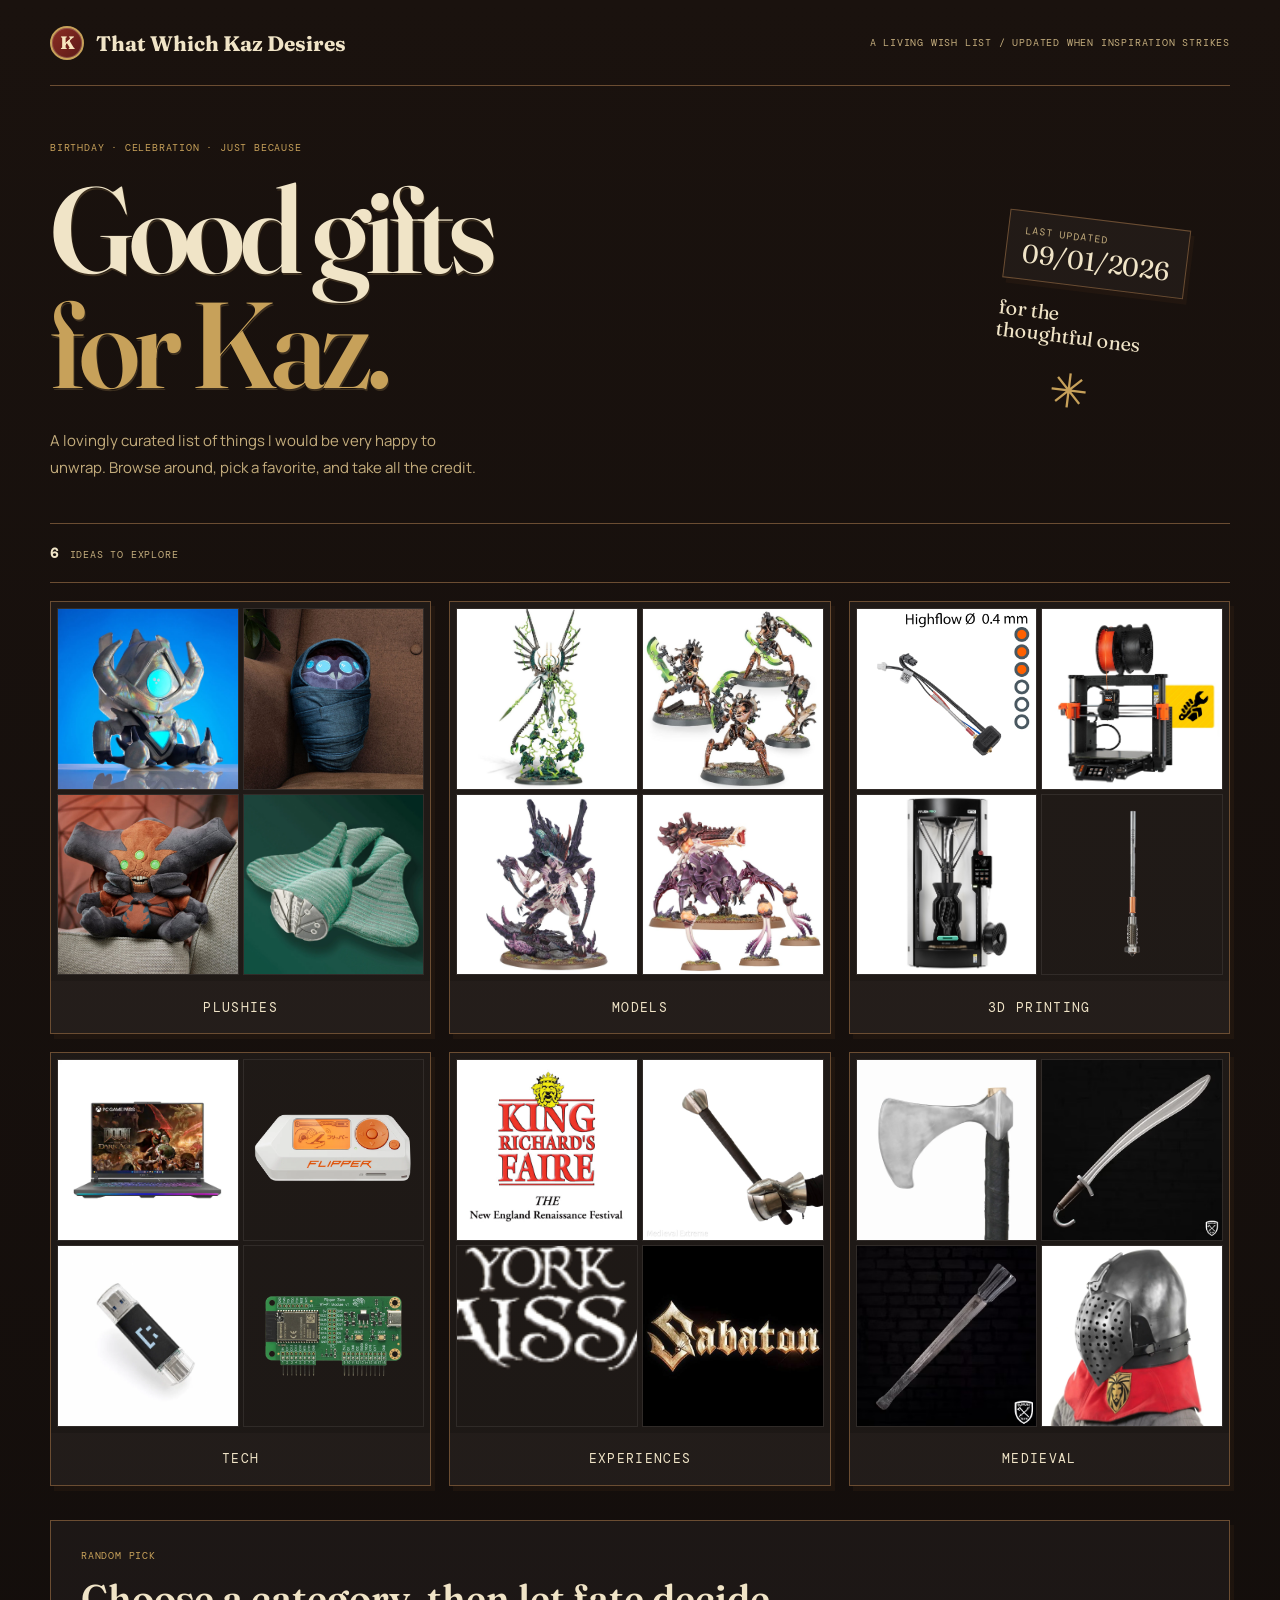
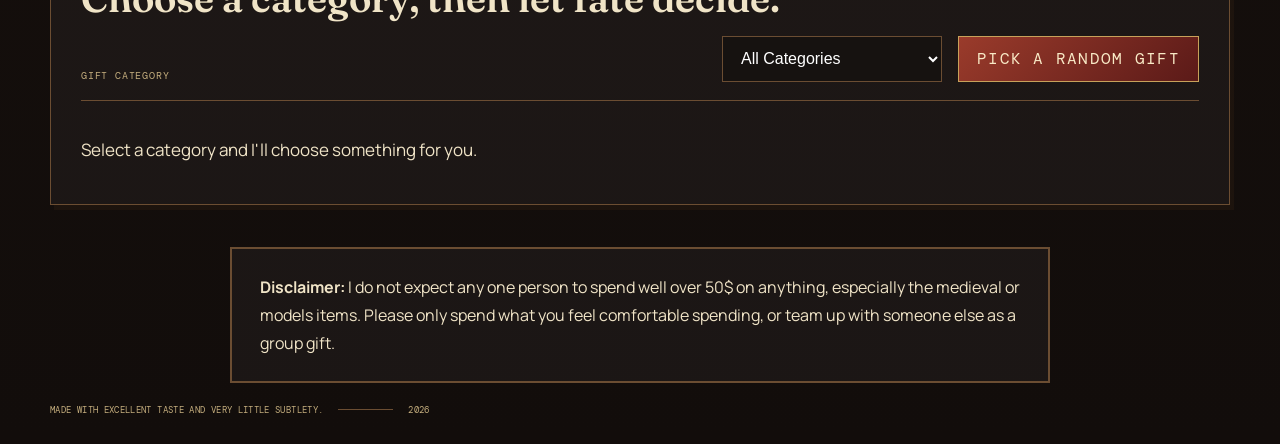
<file: index.html>
<!doctype html>
<html lang="en">
<head>
  <meta charset="UTF-8">
  <meta name="viewport" content="width=device-width, initial-scale=1.0">
  <meta name="description" content="A list of items I'd like to have. If you're searching for a gift to get me for a birthday, christmas, or other gift giving event, this list is the perfect place to find something. I will admit that most of the selection is pricey, so I don't expect to receive much from those categories (unless one of my friends won the lottery), but feel free to select something within your price range.">
  <title>That Which Kaz Desires</title>
  <link rel="preconnect" href="https://fonts.googleapis.com">
  <link rel="preconnect" href="https://fonts.gstatic.com" crossorigin>
  <link href="https://fonts.googleapis.com/css2?family=DM+Mono:wght@400;500&family=Fraunces:opsz,wght@9..144,600;9..144,700&family=Manrope:wght@400;500;600;700&display=swap" rel="stylesheet">
  <link rel="stylesheet" href="styles.css">
</head>
<body>
  <header class="site-header">
    <a class="brand" href="#top" aria-label="That Which Kaz Desires home">
      <span class="brand-mark">K</span>
      <span>That Which Kaz Desires</span>
    </a>
    <span class="header-note">A living wish list <span aria-hidden="true">/</span> updated when inspiration strikes</span>
  </header>

  <main id="top">
    <section class="intro" aria-labelledby="page-title">
      <div class="intro-copy">
        <p class="eyebrow">Birthday · celebration · just because</p>
        <h1>Good gifts<br><em>for Kaz.</em></h1>
        <p class="intro-text">A lovingly curated list of things I would be very happy to unwrap. Browse around, pick a favorite, and take all the credit.</p>
      </div>
      <div class="intro-aside">
        <div class="last-updated-box" aria-live="polite">
          <span class="last-updated-label">Last updated</span>
          <span id="last-updated-date">09/01/2026</span>
        </div>
        <span class="scribble" aria-hidden="true">for the<br>thoughtful ones</span>
        <div class="tiny-sparkle" aria-hidden="true">✳</div>
      </div>
    </section>

    <section class="toolbar" aria-label="Gift list controls">
      <div class="list-count"><strong>6</strong> <span>ideas to explore</span></div>
    </section>

    <nav class="category-nav" aria-label="Gift categories">
      <a class="category-button" href="Plushies.html" data-category="plushies">
        <span class="category-gallery" aria-hidden="true">
          <img src="images/Savathun_Destiny_Plushie_PL_1.jpg" alt="Plushies example 1">
          <img src="images/Starhorse_Destiny2_Plush_PL_1.jpg" alt="Plushies example 2">
          <img src="images/Atheon_Destiny_Plush_PL_7.webp" alt="Plushies example 3">
          <img src="images/Pouka_Destiny_Plush_WB_2000x_3-ezgif.com-resize.webp" alt="Plushies example 4">
        </span>
        <span class="category-label">Plushies</span>
      </a>
      <a class="category-button" href="Models.html" data-category="models">
        <span class="category-gallery" aria-hidden="true">
          <img src="images/99120106019_TrygonNEW01.jpg" alt="Models example 1">
          <img src="images/99120106031_ScreamerKillerBrood01.jpg" alt="Models example 2">
          <img src="images/99120106056_ExocreneLead.jpg" alt="Models example 3">
          <img src="images/99120106054_TYRTyrannofexLeadALT.jpg" alt="Models example 4">
        </span>
        <span class="category-label">Models</span>
      </a>
      <a class="category-button" href="3D%20Printing.html" data-category="three-d-printing">
        <span class="category-gallery" aria-hidden="true">
          <img src="images/ba20c3dd-c813-4042-871e-6ada97512ed2.jpg" alt="3D Printing example 1">
          <img src="images/226b1536-4128-44d9-9c7c-50c4a8697957.jpg" alt="3D Printing example 2">
          <img src="images/f3de01af-4bf0-4612-8986-4d27c0710ea7.jpg" alt="3D Printing example 3">
          <img src="images/a7de6174-abe1-46c9-ae35-46254e68097d.avif" alt="3D Printing example 4">
        </span>
        <span class="category-label">3D Printing</span>
      </a>
      <a class="category-button" href="Tech.html" data-category="tech">
        <span class="category-gallery" aria-hidden="true">
          <img src="images/product_flipper-zero_1.webp" alt="Tech example 1">
          <img src="images/product_wifi-devboard_1.webp" alt="Tech example 2">
          <img src="images/1e76c735-eea8-4fd5-9466-83dc5a1f8fa4.webp" alt="Tech example 3">
          <img src="images/PLUG_AND_PLAY_INTO_ANY_PC_LAPTOP_NEEDED_5.webp" alt="Tech example 4">
        </span>
        <span class="category-label">Tech</span>
      </a>
      <a class="category-button" href="Experiences.html" data-category="experiences">
        <span class="category-gallery" aria-hidden="true">
          <img src="images/logo-385.png" alt="Experiences example 1">
          <img src="images/84869c_d4646af3cea94d60936c9be4800060d0~mv2.jpeg" alt="Experiences example 2">
          <img src="images/images.jpg" alt="Experiences example 3">
          <img src="images/Dungeons_&_Dragons_The_Twenty-Sided_Tavern_logo.jpg" alt="Experiences example 4">
        </span>
        <span class="category-label">Experiences</span>
      </a>
      <a class="category-button" href="Medieval.html" data-category="medieval">
        <span class="category-gallery" aria-hidden="true">
          <img src="images/COLANDER1.webp" alt="Medieval example 1">
          <img src="images/Two-handed-axe-1.webp" alt="Medieval example 2">
          <img src="images/ac5c11_d83ce5d5c478405fa1155261a18dc7c6~mv2.avif" alt="Medieval example 3">
          <img src="images/a7de6174-abe1-46c9-ae35-46254e68097d.avif" alt="Medieval example 4">
        </span>
        <span class="category-label">Medieval</span>
      </a>
    </nav>

    <section class="gift-picker" aria-label="Random gift picker">
      <div class="picker-header">
        <p class="eyebrow">Random pick</p>
        <h2>Choose a category, then let fate decide.</h2>
      </div>
      <div class="picker-controls">
        <label for="gift-category-select">Gift category</label>
        <select id="gift-category-select" aria-label="Select gift category">
          <option value="all">All Categories</option>
          <option value="plushies">Plushies</option>
          <option value="models">Models</option>
          <option value="three-d-printing">3D Printing</option>
          <option value="tech">Tech</option>
          <option value="experiences">Experiences</option>
          <option value="medieval">Medieval</option>
        </select>
        <button id="random-gift-button" type="button">Pick a random gift</button>
      </div>
      <div id="random-gift-result" class="random-gift-result" aria-live="polite">
        <p>Select a category and I'll choose something for you.</p>
      </div>
    </section>

    <p class="disclaimer">
      <strong>Disclaimer:</strong> I do not expect any one person to spend well over 50$ on anything, especially the medieval or models items. Please only spend what you feel comfortable spending, or team up with someone else as a group gift.
    </p>

  </main>

  <footer class="site-footer">
    <span>Made with excellent taste and very little subtlety.</span>
    <span class="footer-line" aria-hidden="true"></span>
    <span>2026</span>
  </footer>

  <script>
    const categoryImages = {
      plushies: [
        'images/Savathun_Destiny_Plushie_PL_1.jpg',
        'images/Starhorse_Destiny2_Plush_PL_1.jpg',
        'images/Atheon_Destiny_Plush_PL_7.webp',
        'images/Pouka_Destiny_Plush_WB_2000x_3-ezgif.com-resize.webp',
        'images/Oryx_Destiny_Plush_PL_1.jpg',
        'images/fallen-baby-plush-destiny-1_bea4bcae-8929-4984-831c-d3f8827d6556.jpg',
        'images/CabalWarBeast_DestinyPlush_PL_1.jpg',
        'images/hiveworm_plush_destiny_pl_1_834b174d-38b0-4e4e-88f2-afa43c43ca24.webp',
        'images/Golgoroth_Destiny_Plushie_PL_1.jpg'
      ],
      models: [
        'images/99120106019_TrygonNEW01.jpg',
        'images/99120106031_ScreamerKillerBrood01.jpg',
        'images/99120106056_ExocreneLead.jpg',
        'images/99120106054_TYRTyrannofexLeadALT.jpg',
        'images/99120106065_Biovore1.jpg',
        'images/99120106064_NornEmissary1.jpg',
        'images/99120110054_CTanShardoftheVoidDragonLead.jpg',
        'images/99120110053_NECOphydianDestroyersLead.jpg',
        'images/99120110043_NECMonolithLead.jpg',
        'images/99120110051_SkorpekhDestroyersLead.jpg',
        'images/99120110048_HexmarkDestroyerLead.jpg',
        'images/99120110065_DoomScytheLead.jpg',
        'images/99120110061_CanoptekSpyderLead.jpg',
        'images/99120110049_IlluminorSzerasLead.jpg',
        'images/99120110088_NecronsCtanShardOfTheNightbringer01.jpg',
        'images/99120102043_CSMHelbrute01.jpg',
        'images/99120102089_CSMForgefiend02.jpg',
        'images/99120102100_CSMVexMachinator01.jpg',
        'images/99120102143_CSMWarpforgedLead.jpg'
      ],
      'three-d-printing': [
        'images/ba20c3dd-c813-4042-871e-6ada97512ed2.jpg',
        'images/226b1536-4128-44d9-9c7c-50c4a8697957.jpg',
        'images/f3de01af-4bf0-4612-8986-4d27c0710ea7.jpg',
        'images/a7de6174-abe1-46c9-ae35-46254e68097d.avif',
        'images/3653827e-0c0d-4070-abd4-b73d340d426c.jpg'
      ],
      tech: [
        'images/product_flipper-zero_1.webp',
        'images/product_wifi-devboard_1.webp',
        'images/1e76c735-eea8-4fd5-9466-83dc5a1f8fa4.webp',
        'images/PLUG_AND_PLAY_INTO_ANY_PC_LAPTOP_NEEDED_5.webp'
      ],
      experiences: [
        'images/logo-385.png',
        'images/84869c_d4646af3cea94d60936c9be4800060d0~mv2.jpeg',
        'images/images.jpg',
        'images/Dungeons_&_Dragons_The_Twenty-Sided_Tavern_logo.jpg',
        'images/DSC_1474-Edit-2.jpeg'
      ],
      medieval: [
        'images/COLANDER1.webp',
        'images/Two-handed-axe-1.webp',
        'images/ac5c11_d83ce5d5c478405fa1155261a18dc7c6~mv2.avif',
        'images/a7de6174-abe1-46c9-ae35-46254e68097d.avif',
        'images/ac5c11_fdbc7e8983b14e4fbfefcba923bd16e9~mv2.avif'
      ]
    };

    const randomGiftMap = {
      plushies: [
        { title: 'Savathun Plushie', image: 'images/Savathun_Destiny_Plushie_PL_1.jpg', description: 'A soft, sinister take on the Witch Queen that feels perfect for a Destiny collector.', link: 'https://numskull.com/collections/destiny/products/destiny-plush-savathun-the-witch-queen' },
        { title: 'Starhorse Plushie', image: 'images/Starhorse_Destiny2_Plush_PL_1.jpg', description: 'A cozy celestial companion with a polished collectible look and plenty of shelf presence.', link: 'https://numskull.com/collections/destiny/products/destiny-plush-starhorse' },
        { title: 'Atheon Plushie', image: 'images/Atheon_Destiny_Plush_PL_7.webp', description: 'A plush version of a raid boss that somehow looks adorable instead of threatening.', link: 'https://numskull.com/collections/destiny/products/destiny-plush-atheon-time-s-conflux' },
        { title: 'Pouka Plushie', image: 'images/Pouka_Destiny_Plush_WB_2000x_3-ezgif.com-resize.webp', description: 'A cuddly little cosmic companion with a gentle, collectible design.', link: 'https://numskull.com/collections/destiny/products/destiny-plush-pouka' },
        { title: 'Oryx Plushie', image: 'images/Oryx_Destiny_Plush_PL_1.jpg', description: 'The Taken King, softened into a weirdly charming plush form.', link: 'https://numskull.com/collections/destiny/products/official-destiny-2-oryx-the-taken-king-plush' },
        { title: 'Fallen Baby Plushie', image: 'images/fallen-baby-plush-destiny-1_bea4bcae-8929-4984-831c-d3f8827d6556.jpg', description: 'Tiny, eerie, and strangely adorable in the exact way a Destiny fan would love.', link: 'https://numskull.com/collections/destiny/products/destiny-plush-fallen-baby' },
        { title: 'Cabal Warbeast Plushie', image: 'images/CabalWarBeast_DestinyPlush_PL_1.jpg', description: 'A plush version of a classic Destiny enemy with a surprisingly friendly silhouette.', link: 'https://numskull.com/collections/destiny/products/destiny-cabal-war-beast-plushie' },
        { title: 'Hive Worm Plushie', image: 'images/hiveworm_plush_destiny_pl_1_834b174d-38b0-4e4e-88f2-afa43c43ca24.webp', description: 'A creepy little worm plush with enough lore weight to feel like a real collector item.', link: 'https://numskull.com/collections/destiny/products/destiny-plush-hive-worm' },
        { title: 'Golgoroth Plushie', image: 'images/Golgoroth_Destiny_Plushie_PL_1.jpg', description: 'The giant boss becomes a soft, displayable collectible in a wonderfully silly way.', link: 'https://numskull.com/collections/destiny/products/destiny-plush-golgoroth' }
      ],
      models: [
        { title: 'Trygon', image: 'images/99120106019_TrygonNEW01.jpg', description: 'A Tyranid monster with brutal presence and a dramatic display profile.', link: 'https://www.warhammer.com/en-US/shop/Tyranid-Trygon' },
        { title: 'Screamer-Killer Brood', image: 'images/99120106031_ScreamerKillerBrood01.jpg', description: 'A hive fleet centerpiece with a vicious, kinetic silhouette.', link: 'https://www.warhammer.com/en-US/shop/Screamer-Killer-Brood-2017' },
        { title: 'Exocrene Lead', image: 'images/99120106056_ExocreneLead.jpg', description: 'A striking Tyranid unit with a sculpted, aggressive look and excellent display value.', link: 'https://www.warhammer.com/en-US/shop/Exocrene-Lead' },
        { title: 'Tervigon', image: 'images/99120106054_TYRTyrannofexLeadALT.jpg', description: 'Massive, iconic, and packed with heavy-hive character.', link: 'https://www.warhammer.com/en-US/shop/Tyranid-Tervigon' },
        { title: 'Biovore', image: 'images/99120106065_Biovore1.jpg', description: 'A classic Tyranid support unit with a strong visual punch on the shelf.', link: 'https://www.warhammer.com/en-US/shop/tyranids-biovore-2023' },
        { title: 'Norn Emissary', image: 'images/99120106064_NornEmissary1.jpg', description: 'A hulking, imposing centerpiece choice with excellent lore flavor.', link: 'https://www.warhammer.com/en-US/shop/tyranids-norn-emissary-2023' },
        { title: 'Necron C\'tan Shard of the Void Dragon', image: 'images/99120110054_CTanShardoftheVoidDragonLead.jpg', description: 'A dramatic Void Dragon shard with a striking, otherworldly silhouette.', link: 'https://www.warhammer.com/en-US/shop/CTan-Shard-of-the-Void-Dragon-2020' },
        { title: 'Ophydian Destroyers', image: 'images/99120110053_NECOphydianDestroyersLead.jpg', description: 'A sharp, fast-moving Necron unit with excellent menace and display value.', link: 'https://www.warhammer.com/en-US/shop/Ophydian-Destroyers-2020' },
        { title: 'Monolith', image: 'images/99120110043_NECMonolithLead.jpg', description: 'A towering Necron centerpiece with a dramatic, ancient silhouette.', link: 'https://www.warhammer.com/en-US/shop/Necron-Monolith-2020' },
        { title: 'Skorpekh Destroyers', image: 'images/99120110051_SkorpekhDestroyersLead.jpg', description: 'Fast, hard-hitting Necron melee units with great visual drama.', link: 'https://www.warhammer.com/en-US/shop/Skorpekh-Destroyers-2020' },
        { title: 'Hexmark Destroyer', image: 'images/99120110048_HexmarkDestroyerLead.jpg', description: 'A clever, compact Necron unit with excellent character and detail.', link: 'https://www.warhammer.com/en-US/shop/Hexmark-Destroyer-2020' },
        { title: 'Night Scythe', image: 'images/99120110065_DoomScytheLead.jpg', description: 'A fast, ominous Necron flyer with plenty of futuristic menace.', link: 'https://www.warhammer.com/en-US/shop/Night-Scythe-2020' },
        { title: 'Canoptek Spyder', image: 'images/99120110061_CanoptekSpyderLead.jpg', description: 'An intricate, mechanical little menace ideal for a dark display shelf.', link: 'https://www.warhammer.com/en-US/shop/Canoptek-Spyder-2020' },
        { title: 'Illuminor Szeras', image: 'images/99120110049_IlluminorSzerasLead.jpg', description: 'A lore-rich Necron leader with a beautifully ornate, otherworldly design.', link: 'https://www.warhammer.com/en-US/shop/Illuminor-Szeras-2020' },
        { title: 'C\'tan Shard of the Nightbringer', image: 'images/99120110088_NecronsCtanShardOfTheNightbringer01.jpg', description: 'An immense star-god fragment with an eerie, lethal presence.', link: 'https://www.warhammer.com/en-US/shop/C-tan-Shard-of-the-Nightbringer-2020' },
        { title: 'Helbrute', image: 'images/99120102043_CSMHelbrute01.jpg', description: 'A brutal Chaos vehicle with heavy damage and legendary presence.', link: 'https://www.warhammer.com/en-US/shop/Helbrute-2020' },
        { title: 'Maulerfiend', image: 'images/99120102089_CSMForgefiend02.jpg', description: 'A powerful Chaos construct with a dramatic, aggressive silhouette.', link: 'https://www.warhammer.com/en-US/shop/Maulerfiend-2020' },
        { title: 'Lord Discordant on a Helstalker', image: 'images/99120102100_CSMVexMachinator01.jpg', description: 'A twisted Chaos machine-obsessed leader with outrageous detail.', link: 'https://www.warhammer.com/en-US/shop/Chaos-Space-Marines-Vex-Machinator-2019' },
        { title: 'Venom Crawler and Obliterators', image: 'images/99120102143_CSMWarpforgedLead.jpg', description: 'A dark Chaos war machine set with a striking, huge-scale presence.', link: 'https://www.warhammer.com/en-US/shop/chaos-space-marines-warpforged-venomcrawler-and-obliterators-2022' }
      ],
      'three-d-printing': [
        { title: 'Prusa CORE One+', image: 'images/ba20c3dd-c813-4042-871e-6ada97512ed2.jpg', description: 'A sleek 3D printer setup with a serious maker-machine vibe.', link: 'https://www.prusa3d.com/product/prusa-core-one-gen-2-indx-8-tool-assembly-kit/' },
        { title: 'Original Prusa MK4S', image: 'images/226b1536-4128-44d9-9c7c-50c4a8697957.jpg', description: 'A premium 3D printer pick for anyone who wants reliable, high-quality prints.', link: 'https://www.prusa3d.com/product/original-prusa-mk4s-3d-printer-kit/' },
        { title: 'Prusa Pro HT90', image: 'images/f3de01af-4bf0-4612-8986-4d27c0710ea7.jpg', description: 'A high-temp workhorse for ambitious printing and sharper prototyping.', link: 'https://www.prusa3d.com/product/prusa-pro-ht90-7/' },
        { title: 'Prusa Nozzle E3D DiamondBack', image: 'images/a7de6174-abe1-46c9-ae35-46254e68097d.avif', description: 'A practical improvement that makes precise printing even more satisfying.', link: 'https://www.prusa3d.com/product/prusa-nozzle-e3d-diamondback-0-4-mm/' },
        { title: 'Nextruder Hotend Brass High Flow', image: 'images/3653827e-0c0d-4070-abd4-b73d340d426c.jpg', description: 'A premium hotend upgrade for a smoother, more capable printing setup.', link: 'https://www.prusa3d.com/product/nextruder-hotend-brass-high-flow-0-40-mm/' }
      ],
      tech: [
        { title: 'Flipper Zero', image: 'images/product_flipper-zero_1.webp', description: 'A compact multi-tool for curious tinkerers and hardware hobbyists.', link: 'https://flipper.net/products/flipper-zero' },
        { title: 'WiFi Devboard', image: 'images/product_wifi-devboard_1.webp', description: 'A perfect little board for experimentation and playful engineering projects.', link: 'https://flipper.net/products/flipper-zero-dev-board' },
        { title: 'ASUS ROG Strix G16', image: 'images/1e76c735-eea8-4fd5-9466-83dc5a1f8fa4.webp', description: 'A powerful gaming laptop built for serious work and play.', link: 'https://www.bestbuy.com/product/asus-rog-strix-g16-16-fhd-165hz-gaming-laptop-amd-ryzen-9-8940hx-16gb-memory-geforce-rtx-5070-ti-1tb-storage-eclipse-gray/JJGGLHJLTS/sku/6613956?utm_source=feed&extStoreId=530&ref=212&loc=GamingLaptops&gclsrc=aw.ds&gad_source=1&gad_campaignid=19976416269&gclid=CjwKCAjwzNTUBhAjEiwA7zcvWumXnxLeBmlPcDri8rg4E6UV_A3MPaO4Kt-REzLHKiPrXQOPgthFCxoCsMAQAvD_BwE' },
        { title: 'Tannis AI', image: 'images/PLUG_AND_PLAY_INTO_ANY_PC_LAPTOP_NEEDED_5.webp', description: 'A practical tech upgrade for a modern setup with a strong utility angle.', link: 'https://titangauntlets.com/products/t-a-n-n-i-s-ai-mrk-1' }
      ],
      experiences: [
        { title: 'New York Renaissance Faire Tickets', image: 'images/logo-385.png', description: 'A themed outing with costumes, food, and a full medieval day out.', link: 'https://renfair.com/ny/tickets/' },
        { title: 'King Richard\'s Faire Tickets', image: 'images/84869c_d4646af3cea94d60936c9be4800060d0~mv2.jpeg', description: 'A charming festival day with a strong “live in the story” energy.', link: 'https://kingrichardsfaire.com/tickets/' },
        { title: 'Sabaton Tickets', image: 'images/images.jpg', description: 'A loud, energetic concert experience with huge atmosphere and great energy.', link: 'https://www.eventticketscenter.com/sabaton-pop-evil-wings-of-steel-boston-12-01-2026/7410021/t' },
        { title: 'Twenty-Sided Tavern Tickets', image: 'images/Dungeons_&_Dragons_The_Twenty-Sided_Tavern_logo.jpg', description: 'A tabletop night out with a story-first vibe and great group energy.', link: 'https://www.ticketmaster.com/dungeons-dragons-the-twentysided-tavern-tickets/artist/3756204' }
      ],
      medieval: [
        { title: 'Colander Klappenvisor Helm', image: 'images/COLANDER1.webp', description: 'A striking medieval-inspired helm with dramatic presence and real historical flavor.', link: 'https://gohurt-shop.com/Bascinet-Helmet-Colander' },
        { title: 'Two-Handed Axe', image: 'images/Two-handed-axe-1.webp', description: 'A bold, brutal weapon piece with strong visual weight and fantasy appeal.', link: 'https://gohurt-shop.com/en_US/p/Two-handed-axe/57' },
        { title: 'King\'s Crown Mace', image: 'images/ac5c11_d83ce5d5c478405fa1155261a18dc7c6~mv2.avif', description: 'A dramatic ceremonial-style melee piece that looks fantastic on display.', link: 'https://www.buhurttech.com/product-page/1014' },
        { title: 'Falcata "Latro"', image: 'images/ac5c11_fdbc7e8983b14e4fbfefcba923bd16e9~mv2.avif', description: 'A curved, elegant blade with just the right amount of exotic flair.', link: 'https://www.buhurttech.com/product-page/sw224' }
      ]
    };

    randomGiftMap.all = Object.values(randomGiftMap).flat();

    function shuffle(array) {
      const copy = [...array];
      for (let i = copy.length - 1; i > 0; i--) {
        const j = Math.floor(Math.random() * (i + 1));
        [copy[i], copy[j]] = [copy[j], copy[i]];
      }
      return copy;
    }

    const categoryButtons = document.querySelectorAll('.category-button');
    categoryButtons.forEach((button) => {
      const category = button.dataset.category;
      const galleryImages = button.querySelectorAll('.category-gallery img');
      const availableImages = categoryImages[category] || [];
      const chosenImages = shuffle(availableImages).slice(0, Math.min(galleryImages.length, availableImages.length));

      galleryImages.forEach((img, index) => {
        img.src = chosenImages[index] || availableImages[index % availableImages.length] || img.src;
        img.alt = `${button.textContent.trim()} example ${index + 1}`;
      });
    });

    const categorySelect = document.getElementById('gift-category-select');
    const randomGiftButton = document.getElementById('random-gift-button');
    const randomGiftResult = document.getElementById('random-gift-result');

    randomGiftButton.addEventListener('click', () => {
      const category = categorySelect.value;
      const options = randomGiftMap[category] || [];

      if (!options.length) {
        randomGiftResult.innerHTML = '<p>No gifts available in that category yet.</p>';
        return;
      }

      const pick = options[Math.floor(Math.random() * options.length)];
      const categoryNames = {
        all: 'All Categories',
        plushies: 'Plushies',
        models: 'Models',
        'three-d-printing': '3D Printing',
        tech: 'Tech',
        experiences: 'Experiences',
        medieval: 'Medieval'
      };

      const originalLink = pick.link || '#';

      randomGiftResult.innerHTML = `
        <article class="randomized-gift-card">
          <div class="randomized-gift-image">
            <img src="${pick.image}" alt="${pick.title}">
            <span class="gift-tag">${categoryNames[category]}</span>
          </div>
          <div class="randomized-gift-info">
            <strong>Random pick:</strong>
            <h3>${pick.title}</h3>
            <p>${pick.description}</p>
            <a href="${originalLink}" class="picker-link" target="_blank" rel="noreferrer">See the original <span aria-hidden="true">↗</span></a>
          </div>
        </article>
      `;
    });

    const lastUpdated = new Date('2026-09-01T00:00:00');
    const lastUpdatedDate = document.getElementById('last-updated-date');

    if (lastUpdatedDate) {
      lastUpdatedDate.textContent = lastUpdated.toLocaleDateString('en-US', {
        month: '2-digit',
        day: '2-digit',
        year: 'numeric'
      });
    }
  </script>

</body>
</html>
</file>
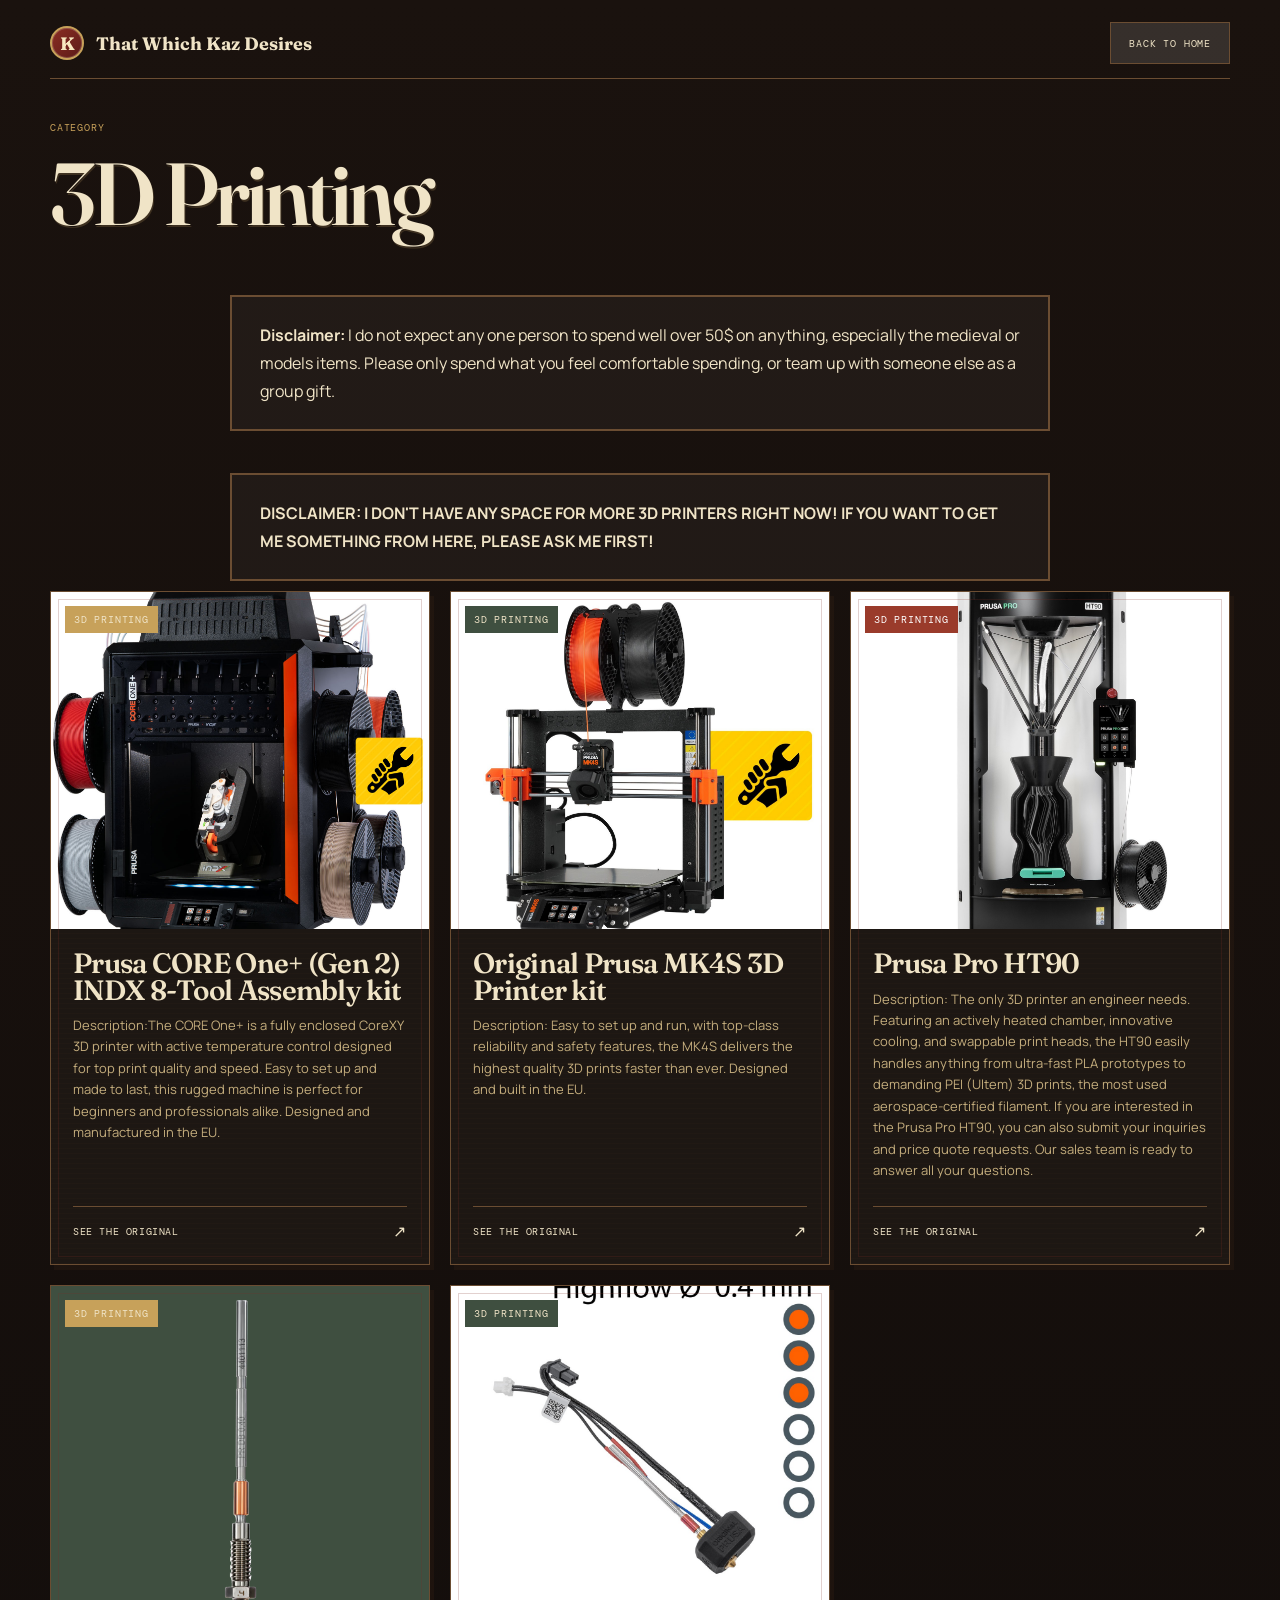
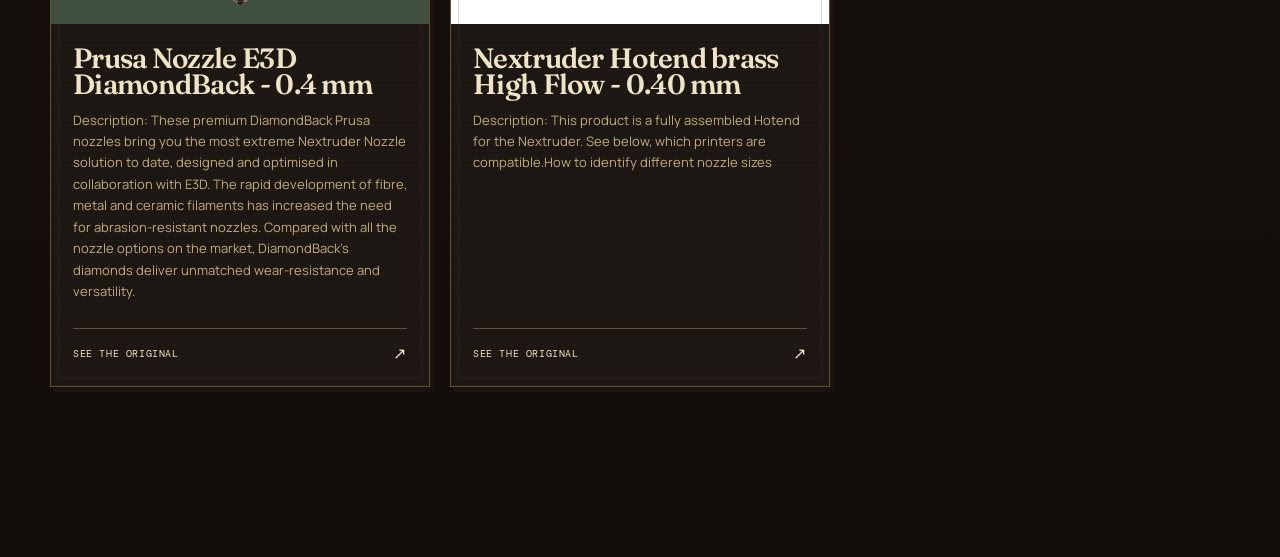
<file: 3D Printing.html>
<!DOCTYPE html>
<html lang="en">
<head>
  <meta charset="UTF-8">
  <meta name="viewport" content="width=device-width, initial-scale=1.0">
  <title>3D Printing</title>
  <link rel="preconnect" href="https://fonts.googleapis.com">
  <link rel="preconnect" href="https://fonts.gstatic.com" crossorigin>
  <link href="https://fonts.googleapis.com/css2?family=DM+Mono:wght@400;500&family=Fraunces:opsz,wght@9..144,600;9..144,700&family=Manrope:wght@400;500;600;700&display=swap" rel="stylesheet">
  <link rel="stylesheet" href="styles.css">
</head>
<body>
  <header class="category-header">
    <a class="brand" href="index.html" aria-label="Back to That Which Kaz Desires home">
      <span class="brand-mark">K</span>
      <span>That Which Kaz Desires</span>
    </a>
    <a class="category-back" href="index.html">Back to home</a>
  </header>

  <main class="category-shell">
    <section class="category-intro" aria-labelledby="printing-title">
      <p class="eyebrow">Category</p>
      <h1 id="printing-title">3D Printing</h1>
    </section>

    <p class="disclaimer">
      <strong>Disclaimer:</strong> I do not expect any one person to spend well over 50$ on anything, especially the medieval or models items. Please only spend what you feel comfortable spending, or team up with someone else as a group gift. <a href="" style="color: var(--yellow);"></a>
    </p>
    <p class="disclaimer disclaimer--printing-warning">
      <strong>Disclaimer:</strong> I don't have any space for more 3D printers right now! If you want to get me something from here, please ask me first!
    </p>

    <section class="gift-grid" aria-label="3D Printing gift ideas">
      <article class="gift-card">
        <div class="gift-image">
          <img src="images/ba20c3dd-c813-4042-871e-6ada97512ed2.jpg" alt="3D Printing item 1">
          <span class="gift-tag">3D Printing</span>
        </div>
        <div class="gift-info">
          <h2>Prusa CORE One+ (Gen 2) INDX 8-Tool Assembly kit</h2>
          <p>Description:The CORE One+ is a fully enclosed CoreXY 3D printer with active temperature control designed for top print quality and speed. Easy to set up and made to last, this rugged machine is perfect for beginners and professionals alike. Designed and manufactured in the EU.</p>
          <a class="gift-link" href="https://www.prusa3d.com/product/prusa-core-one-gen-2-indx-8-tool-assembly-kit/">See the original <span aria-hidden="true">↗</span></a>
        </div>
      </article>
      <article class="gift-card">
        <div class="gift-image">
          <img src="images/226b1536-4128-44d9-9c7c-50c4a8697957.jpg" alt="3D Printing item 2">
          <span class="gift-tag">3D Printing</span>
        </div>
        <div class="gift-info">
          <h2>Original Prusa MK4S 3D Printer kit</h2>
          <p>Description: Easy to set up and run, with top-class reliability and safety features, the MK4S delivers the highest quality 3D prints faster than ever. Designed and built in the EU.</p>
          <a class="gift-link" href="https://www.prusa3d.com/product/original-prusa-mk4s-3d-printer-kit/">See the original <span aria-hidden="true">↗</span></a>
        </div>
      </article>
      <article class="gift-card">
        <div class="gift-image">
          <img src="images/f3de01af-4bf0-4612-8986-4d27c0710ea7.jpg" alt="3D Printing item 3">
          <span class="gift-tag">3D Printing</span>
        </div>
        <div class="gift-info">
          <h2>Prusa Pro HT90</h2>
          <p>Description: The only 3D printer an engineer needs. Featuring an actively heated chamber, innovative cooling, and swappable print heads, the HT90 easily handles anything from ultra-fast PLA prototypes to demanding PEI (Ultem) 3D prints, the most used aerospace-certified filament.

If you are interested in the Prusa Pro HT90, you can also submit your inquiries and price quote requests. Our sales team is ready to answer all your questions.</p>
          <a class="gift-link" href="https://www.prusa3d.com/product/prusa-pro-ht90-7/">See the original <span aria-hidden="true">↗</span></a>
        </div>
      </article>
      <article class="gift-card">
        <div class="gift-image">
          <img src="images/a7de6174-abe1-46c9-ae35-46254e68097d.avif" alt="3D Printing item 4">
          <span class="gift-tag">3D Printing</span>
        </div>
        <div class="gift-info">
          <h2>Prusa Nozzle E3D DiamondBack - 0.4 mm</h2>
          <p>Description: These premium DiamondBack Prusa nozzles bring you the most extreme Nextruder Nozzle solution to date, designed and optimised in collaboration with E3D.

The rapid development of fibre, metal and ceramic filaments has increased the need for abrasion-resistant nozzles. Compared with all the nozzle options on the market, DiamondBack’s diamonds deliver unmatched wear-resistance and versatility.</p>
          <a class="gift-link" href="https://www.prusa3d.com/product/prusa-nozzle-e3d-diamondback-0-4-mm/">See the original <span aria-hidden="true">↗</span></a>
        </div>
      </article>
      <article class="gift-card">
        <div class="gift-image">
          <img src="images/3653827e-0c0d-4070-abd4-b73d340d426c.jpg" alt="3D Printing item 5">
          <span class="gift-tag">3D Printing</span>
        </div>
        <div class="gift-info">
          <h2>Nextruder Hotend brass High Flow - 0.40 mm</h2>
          <p>Description: This product is a fully assembled Hotend for the Nextruder. See below, which printers are compatible.How to identify different nozzle sizes</p>
          <a class="gift-link" href="https://www.prusa3d.com/product/nextruder-hotend-brass-high-flow-0-40-mm/">See the original <span aria-hidden="true">↗</span></a>
        </div>
      </article>
    </section>
  </main>
</body>
</html>
</file>
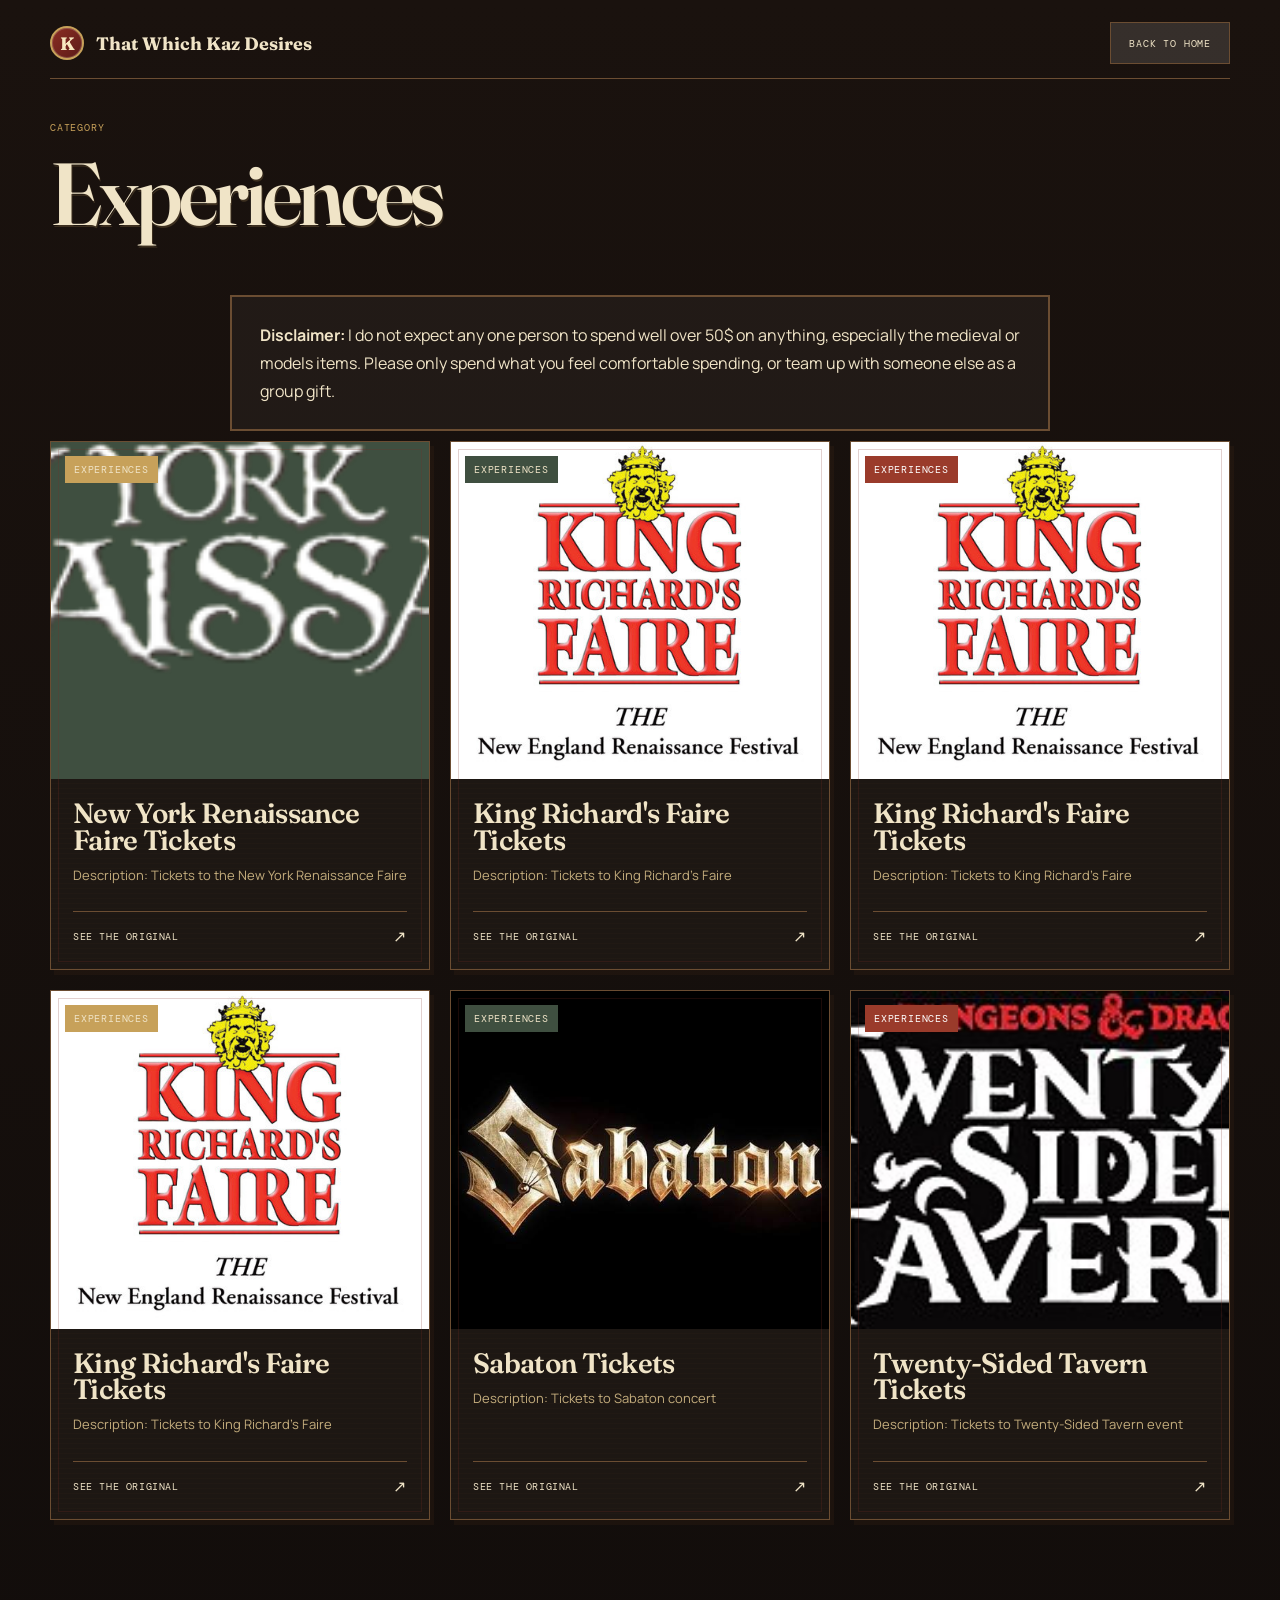
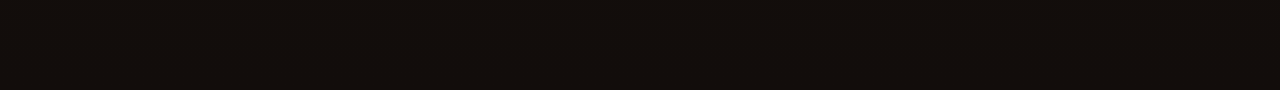
<file: Experiences.html>
<!DOCTYPE html>
<html lang="en">
<head>
  <meta charset="UTF-8">
  <meta name="viewport" content="width=device-width, initial-scale=1.0">
  <title>Experiences</title>
  <link rel="preconnect" href="https://fonts.googleapis.com">
  <link rel="preconnect" href="https://fonts.gstatic.com" crossorigin>
  <link href="https://fonts.googleapis.com/css2?family=DM+Mono:wght@400;500&family=Fraunces:opsz,wght@9..144,600;9..144,700&family=Manrope:wght@400;500;600;700&display=swap" rel="stylesheet">
  <link rel="stylesheet" href="styles.css">
</head>
<body>
  <header class="category-header">
    <a class="brand" href="index.html" aria-label="Back to That Which Kaz Desires home">
      <span class="brand-mark">K</span>
      <span>That Which Kaz Desires</span>
    </a>
    <a class="category-back" href="index.html">Back to home</a>
  </header>

  <main class="category-shell">
    <section class="category-intro" aria-labelledby="experiences-title">
      <p class="eyebrow">Category</p>
      <h1 id="experiences-title">Experiences</h1>
    </section>

    <p class="disclaimer">
      <strong>Disclaimer:</strong> I do not expect any one person to spend well over 50$ on anything, especially the medieval or models items. Please only spend what you feel comfortable spending, or team up with someone else as a group gift. <a href="" style="color: var(--yellow);"></a>
    </p>

    <section class="gift-grid" aria-label="Experiences gift ideas">
      <article class="gift-card">
        <div class="gift-image">
          <img src="images/logo-385.png" alt="Experiences item 1">
          <span class="gift-tag">Experiences</span>
        </div>
        <div class="gift-info">
          <h2>New York Renaissance Faire Tickets</h2>
          <p>Description: Tickets to the New York Renaissance Faire</p>
          <a class="gift-link" href="https://renfair.com/ny/tickets/">See the original <span aria-hidden="true">↗</span></a>
        </div>
      </article>
      <article class="gift-card">
        <div class="gift-image">
          <img src="images/84869c_d4646af3cea94d60936c9be4800060d0~mv2.jpeg" alt="Experiences item 2">
          <span class="gift-tag">Experiences</span>
        </div>
        <div class="gift-info">
          <h2>King Richard's Faire Tickets</h2>
          <p>Description: Tickets to King Richard's Faire</p>
          <a class="gift-link" href="https://kingrichardsfaire.com/tickets/">See the original <span aria-hidden="true">↗</span></a>
        </div>
      </article>
       <article class="gift-card">
        <div class="gift-image">
          <img src="images/84869c_d4646af3cea94d60936c9be4800060d0~mv2.jpeg" alt="Experiences item 2">
          <span class="gift-tag">Experiences</span>
        </div>
        <div class="gift-info">
          <h2>King Richard's Faire Tickets</h2>
          <p>Description: Tickets to King Richard's Faire</p>
          <a class="gift-link" href="https://kingrichardsfaire.com/tickets/">See the original <span aria-hidden="true">↗</span></a>
        </div>
      </article>
       <article class="gift-card">
        <div class="gift-image">
          <img src="images/84869c_d4646af3cea94d60936c9be4800060d0~mv2.jpeg" alt="Experiences item 2">
          <span class="gift-tag">Experiences</span>
        </div>
        <div class="gift-info">
          <h2>King Richard's Faire Tickets</h2>
          <p>Description: Tickets to King Richard's Faire</p>
          <a class="gift-link" href="https://kingrichardsfaire.com/tickets/">See the original <span aria-hidden="true">↗</span></a>
        </div>
      </article>
       <article class="gift-card">
        <div class="gift-image">
          <img src="images/images.jpg" alt="Experiences item 2">
          <span class="gift-tag">Experiences</span>
        </div>
        <div class="gift-info">
          <h2>Sabaton Tickets</h2>
          <p>Description: Tickets to Sabaton concert</p>
          <a class="gift-link" href="https://www.eventticketscenter.com/sabaton-pop-evil-wings-of-steel-boston-12-01-2026/7410021/t">See the original <span aria-hidden="true">↗</span></a>
        </div>
      </article>
       <article class="gift-card">
        <div class="gift-image">
          <img src="images/Dungeons_&_Dragons_The_Twenty-Sided_Tavern_logo.jpg" alt="Experiences item 2">
          <span class="gift-tag">Experiences</span>
        </div>
        <div class="gift-info">
          <h2>Twenty-Sided Tavern Tickets</h2>
          <p>Description: Tickets to Twenty-Sided Tavern event</p>
          <a class="gift-link" href="https://www.ticketmaster.com/dungeons-dragons-the-twentysided-tavern-tickets/artist/3756204">See the original <span aria-hidden="true">↗</span></a>
        </div>
      </article>
    </section>
  </main>
</body>
</html>
</file>
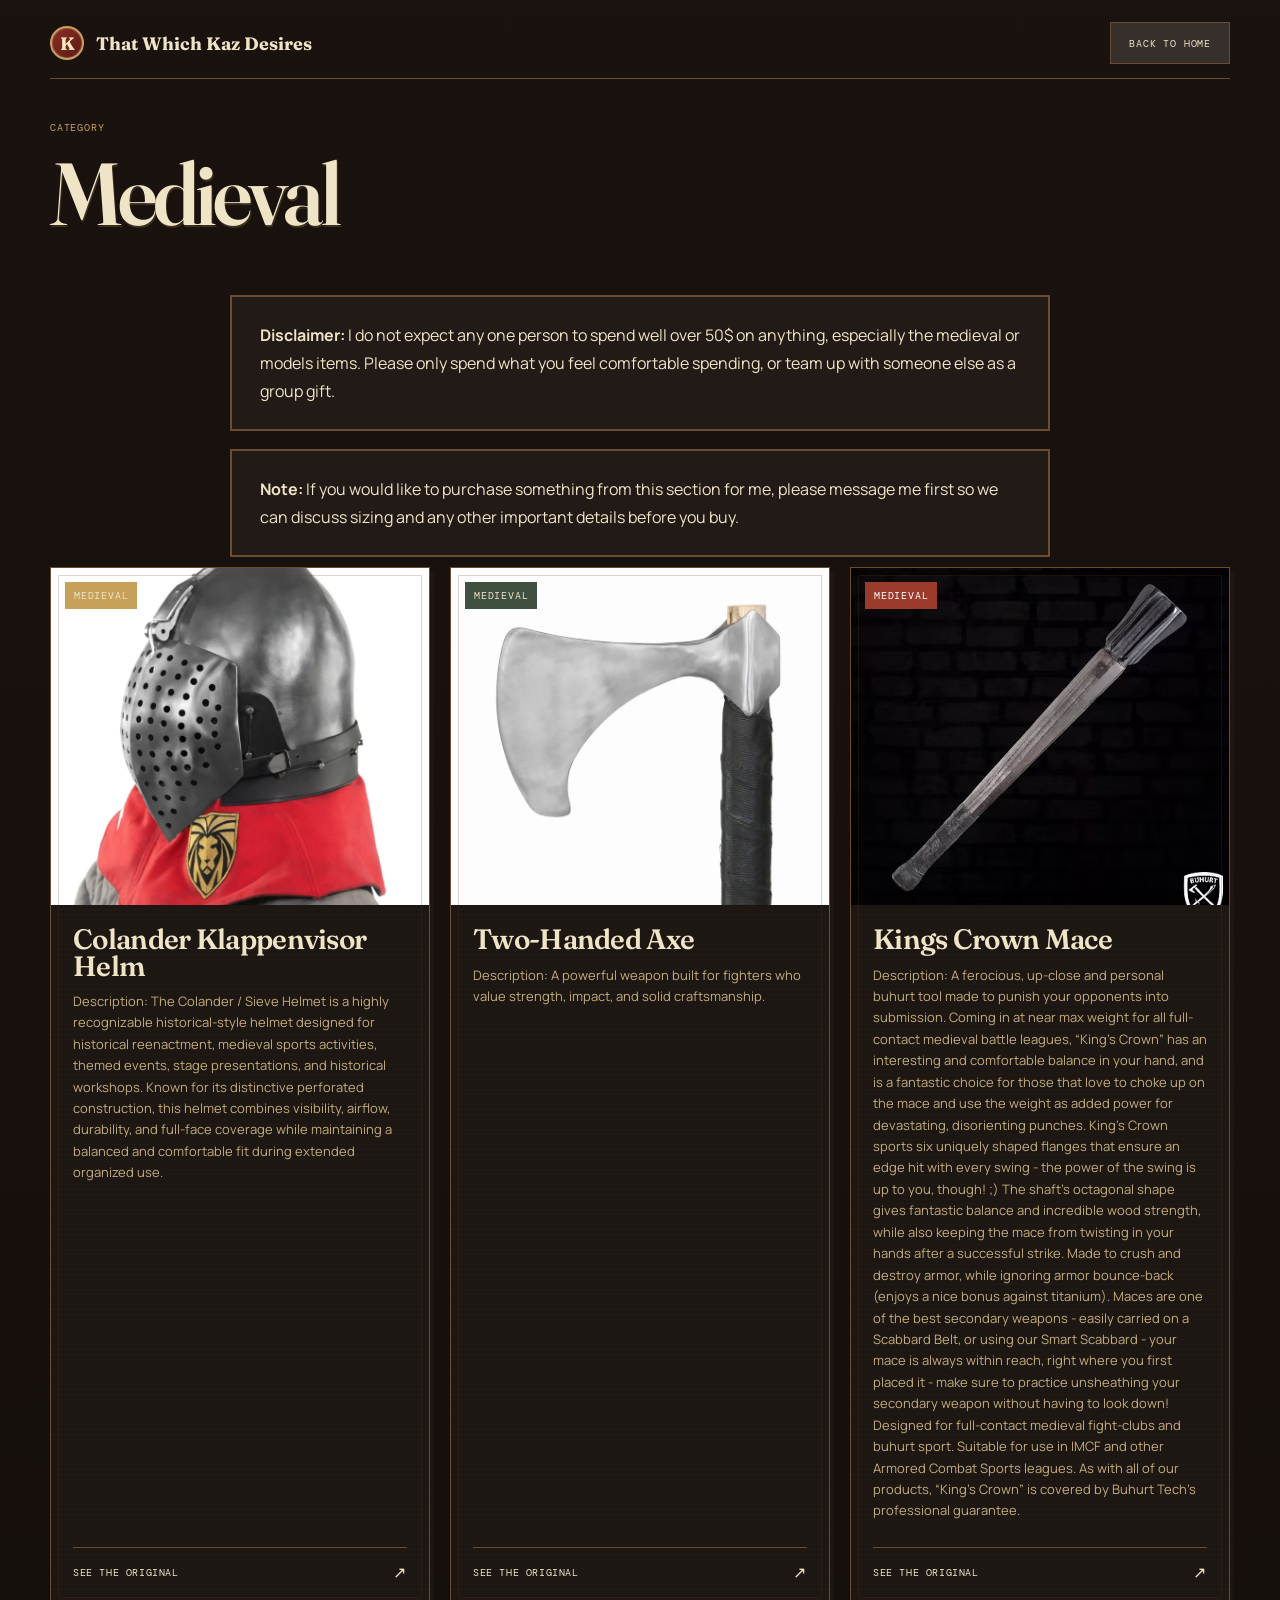
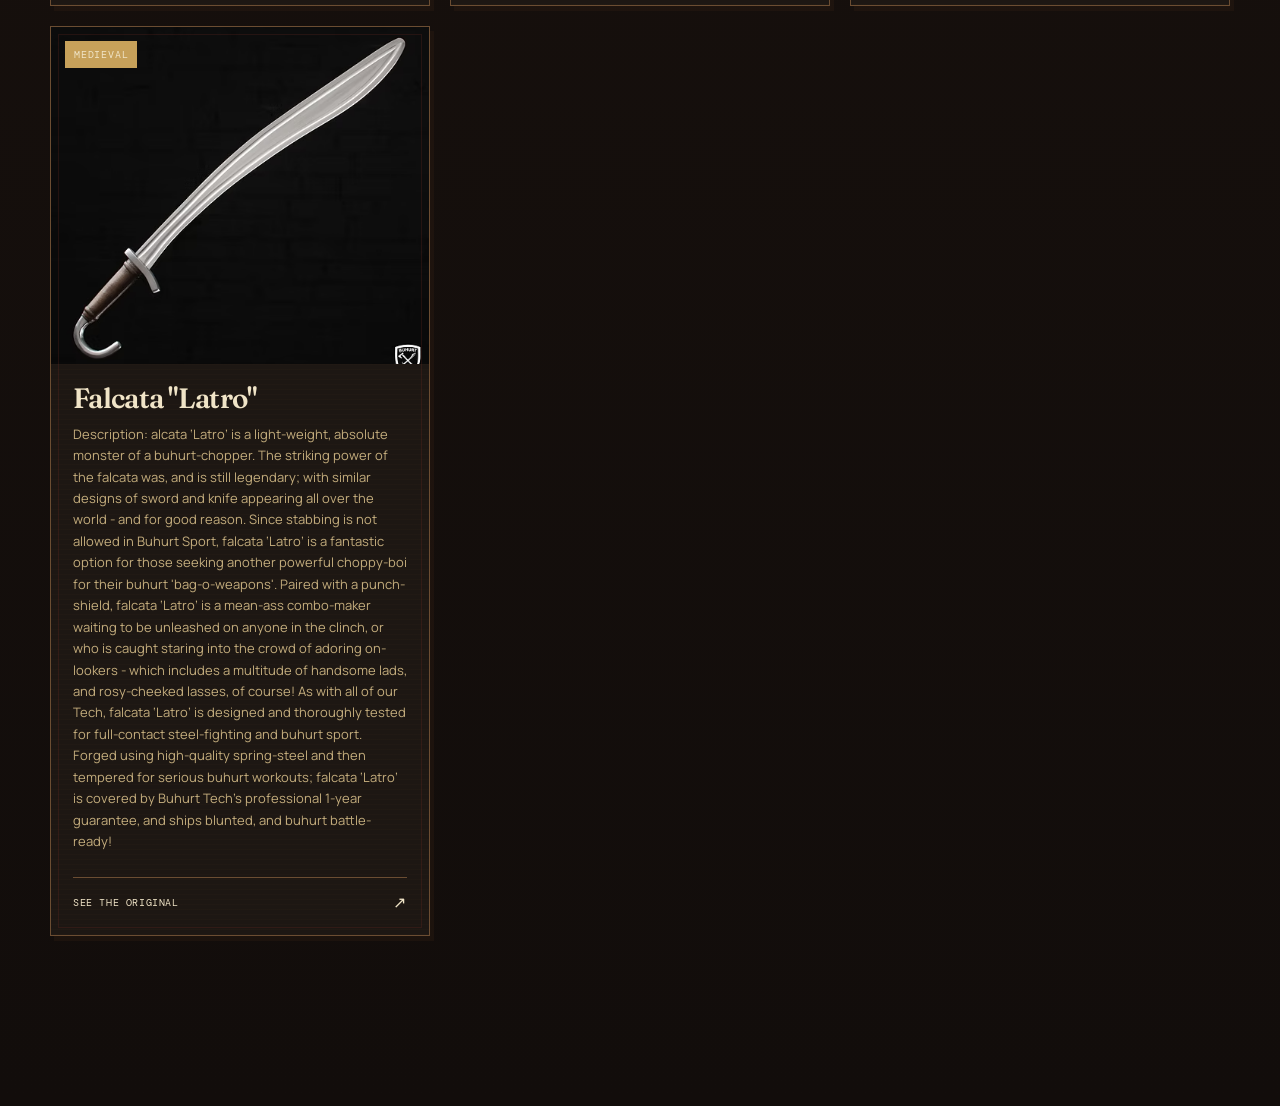
<file: Medieval.html>
<!DOCTYPE html>
<html lang="en">
<head>
  <meta charset="UTF-8">
  <meta name="viewport" content="width=device-width, initial-scale=1.0">
  <title>Medieval</title>
  <link rel="preconnect" href="https://fonts.googleapis.com">
  <link rel="preconnect" href="https://fonts.gstatic.com" crossorigin>
  <link href="https://fonts.googleapis.com/css2?family=DM+Mono:wght@400;500&family=Fraunces:opsz,wght@9..144,600;9..144,700&family=Manrope:wght@400;500;600;700&display=swap" rel="stylesheet">
  <link rel="stylesheet" href="styles.css">
</head>
<body>
  <header class="category-header">
    <a class="brand" href="index.html" aria-label="Back to That Which Kaz Desires home">
      <span class="brand-mark">K</span>
      <span>That Which Kaz Desires</span>
    </a>
    <a class="category-back" href="index.html">Back to home</a>
  </header>

  <main class="category-shell">
    <section class="category-intro" aria-labelledby="medieval-title">
      <p class="eyebrow">Category</p>
      <h1 id="medieval-title">Medieval</h1>
    </section>

    <p class="disclaimer">
      <strong>Disclaimer:</strong> I do not expect any one person to spend well over 50$ on anything, especially the medieval or models items. Please only spend what you feel comfortable spending, or team up with someone else as a group gift. <a href="" style="color: var(--yellow);"></a>
    </p>
    <p class="disclaimer" style="margin-top: 18px;">
      <strong>Note:</strong> If you would like to purchase something from this section for me, please message me first so we can discuss sizing and any other important details before you buy.
    </p>

    <section class="gift-grid" aria-label="Medieval gift ideas">
      <article class="gift-card">
        <div class="gift-image">
          <img src="images/COLANDER1.webp" alt="Medieval item 1">
          <span class="gift-tag">Medieval</span>
        </div>
        <div class="gift-info">
          <h2>Colander Klappenvisor Helm</h2>
          <p>Description: The Colander / Sieve Helmet is a highly recognizable historical-style helmet designed for historical reenactment, medieval sports activities, themed events, stage presentations, and historical workshops.

Known for its distinctive perforated construction, this helmet combines visibility, airflow, durability, and full-face coverage while maintaining a balanced and comfortable fit during extended organized use.</p>
          <a class="gift-link" href="https://gohurt-shop.com/Bascinet-Helmet-Colander">See the original <span aria-hidden="true">↗</span></a>
        </div>
      </article>
      <article class="gift-card">
        <div class="gift-image">
          <img src="images/Two-handed-axe-1.webp" alt="Medieval item 2">
          <span class="gift-tag">Medieval</span>
        </div>
        <div class="gift-info">
          <h2>Two-Handed Axe</h2>
          <p>Description: A powerful weapon built for fighters who value strength, impact, and solid craftsmanship.</p>
          <a class="gift-link" href="https://gohurt-shop.com/en_US/p/Two-handed-axe/57">See the original <span aria-hidden="true">↗</span></a>
        </div>
      </article>
      <article class="gift-card">
        <div class="gift-image">
          <img src="images/ac5c11_d83ce5d5c478405fa1155261a18dc7c6~mv2.avif" alt="Medieval item 3">
          <span class="gift-tag">Medieval</span>
        </div>
        <div class="gift-info">
          <h2>Kings Crown Mace</h2>
          <p>Description: A ferocious, up-close and personal buhurt tool made to punish your opponents into submission. Coming in at near max weight for all full-contact medieval battle leagues, “King’s Crown” has an interesting and comfortable balance in your hand, and is a fantastic choice for those that love to choke up on the mace and use the weight as added power for devastating, disorienting punches.

King’s Crown sports six uniquely shaped flanges that ensure an edge hit with every swing - the power of the swing is up to you, though! ;)

The shaft’s octagonal shape gives fantastic balance and incredible wood strength, while also keeping the mace from twisting in your hands after a successful strike.

Made to crush and destroy armor, while ignoring armor bounce-back (enjoys a nice bonus against titanium).

Maces are one of the best secondary weapons - easily carried on a Scabbard Belt, or using our Smart Scabbard - your mace is always within reach, right where you first placed it - make sure to practice unsheathing your secondary weapon without having to look down!

Designed for full-contact medieval fight-clubs and buhurt sport. Suitable for use in IMCF and other Armored Combat Sports leagues.

 

 As with all of our products, “King’s Crown” is covered by Buhurt Tech’s professional guarantee.</p>
          <a class="gift-link" href="https://www.buhurttech.com/product-page/1014">See the original <span aria-hidden="true">↗</span></a>
        </div>
      </article>
      <article class="gift-card">
        <div class="gift-image">
          <img src="images/ac5c11_fdbc7e8983b14e4fbfefcba923bd16e9~mv2.avif" alt="Medieval item 4">
          <span class="gift-tag">Medieval</span>
        </div>
        <div class="gift-info">
          <h2>Falcata "Latro"</h2>
          <p>Description: alcata ‘Latro’ is a light-weight, absolute monster of a buhurt-chopper. The striking power of the falcata was, and is still legendary; with similar designs of sword and knife appearing all over the world - and for good reason.

Since stabbing is not allowed in Buhurt Sport, falcata ‘Latro’ is a fantastic option for those seeking another powerful choppy-boi for their buhurt 'bag-o-weapons'.

Paired with a punch-shield, falcata ‘Latro’ is a mean-ass combo-maker waiting to be unleashed on anyone in the clinch, or who is caught staring into the crowd of adoring on-lookers - which includes a multitude of handsome lads, and rosy-cheeked lasses, of course!

As with all of our Tech, falcata ‘Latro’ is designed and thoroughly tested for full-contact steel-fighting and buhurt sport.

 

        Forged using high-quality spring-steel and then tempered for serious buhurt workouts; falcata ‘Latro’ is covered by Buhurt Tech’s professional 1-year guarantee, and ships blunted, and buhurt battle-ready!</p>
          <a class="gift-link" href="https://www.buhurttech.com/product-page/sw224">See the original <span aria-hidden="true">↗</span></a>
        </div>
      </article>
    </section>
  </main>
</body>
</html>
</file>
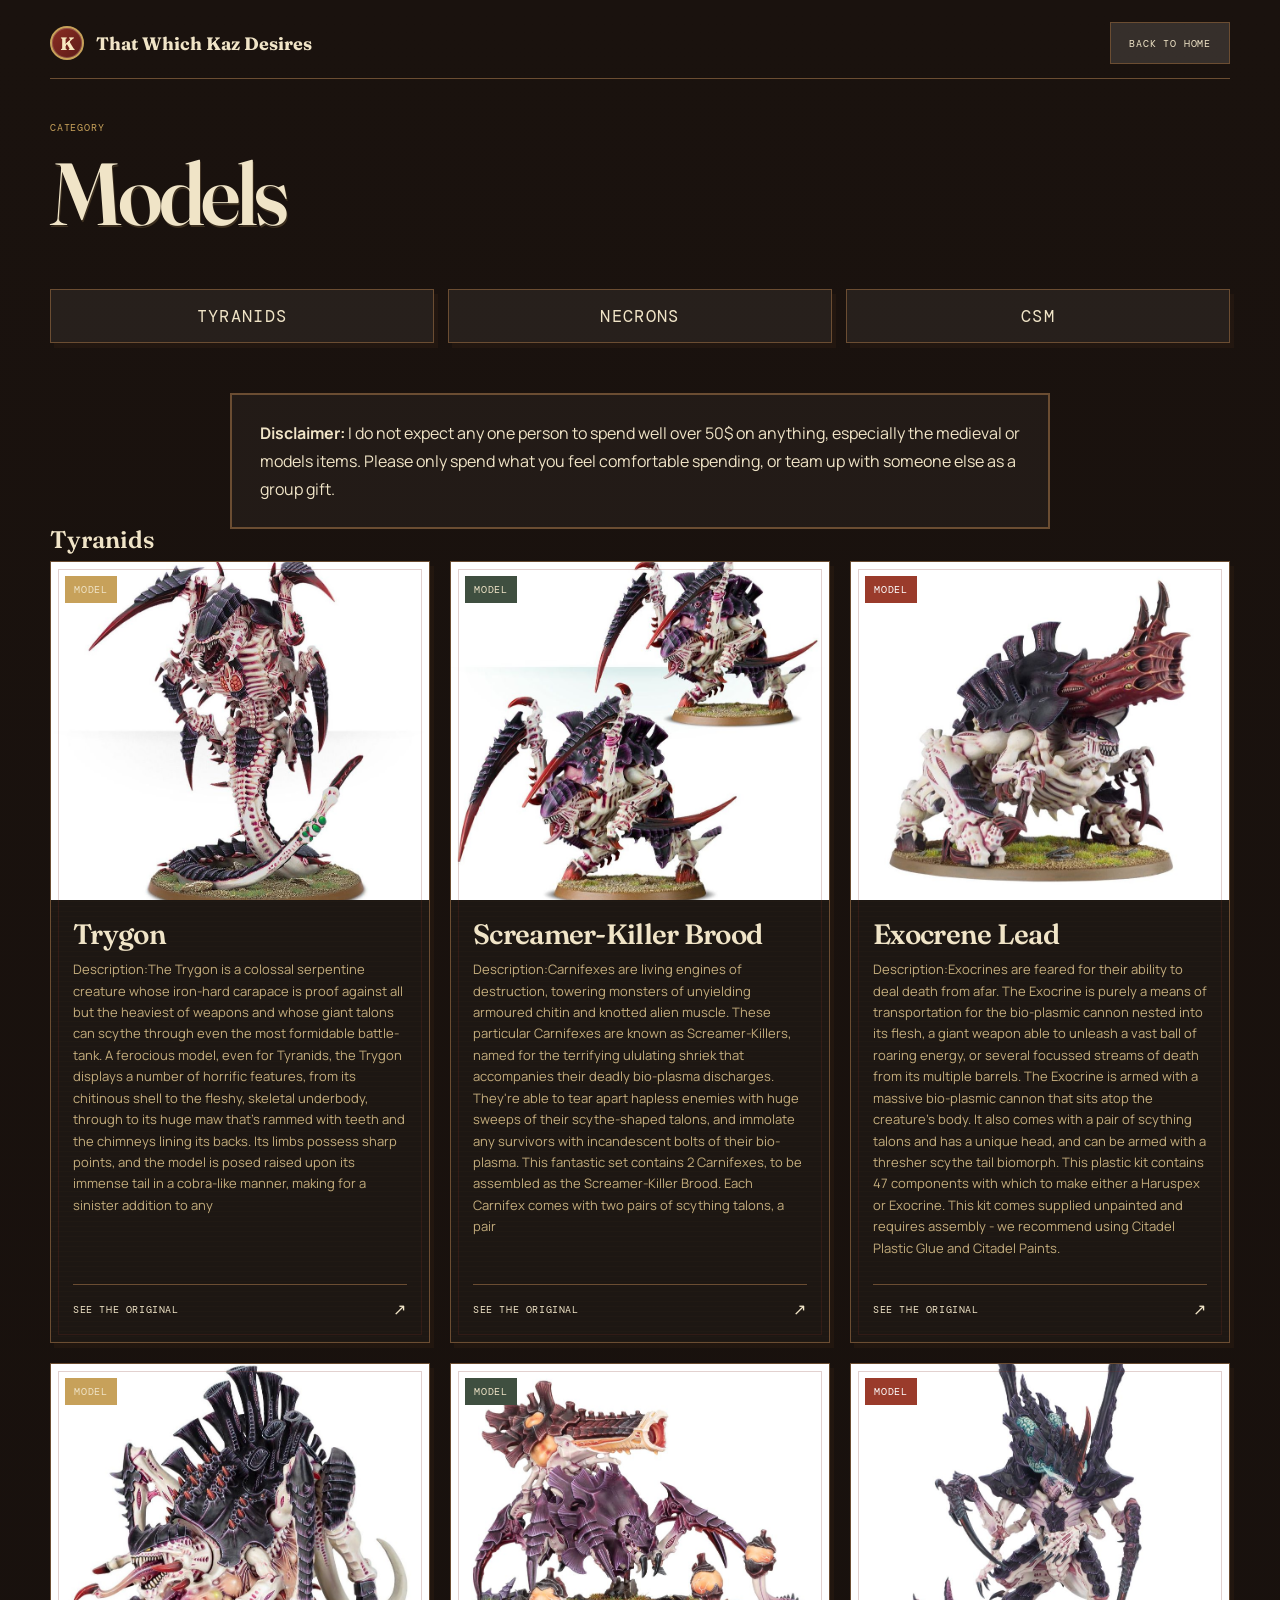
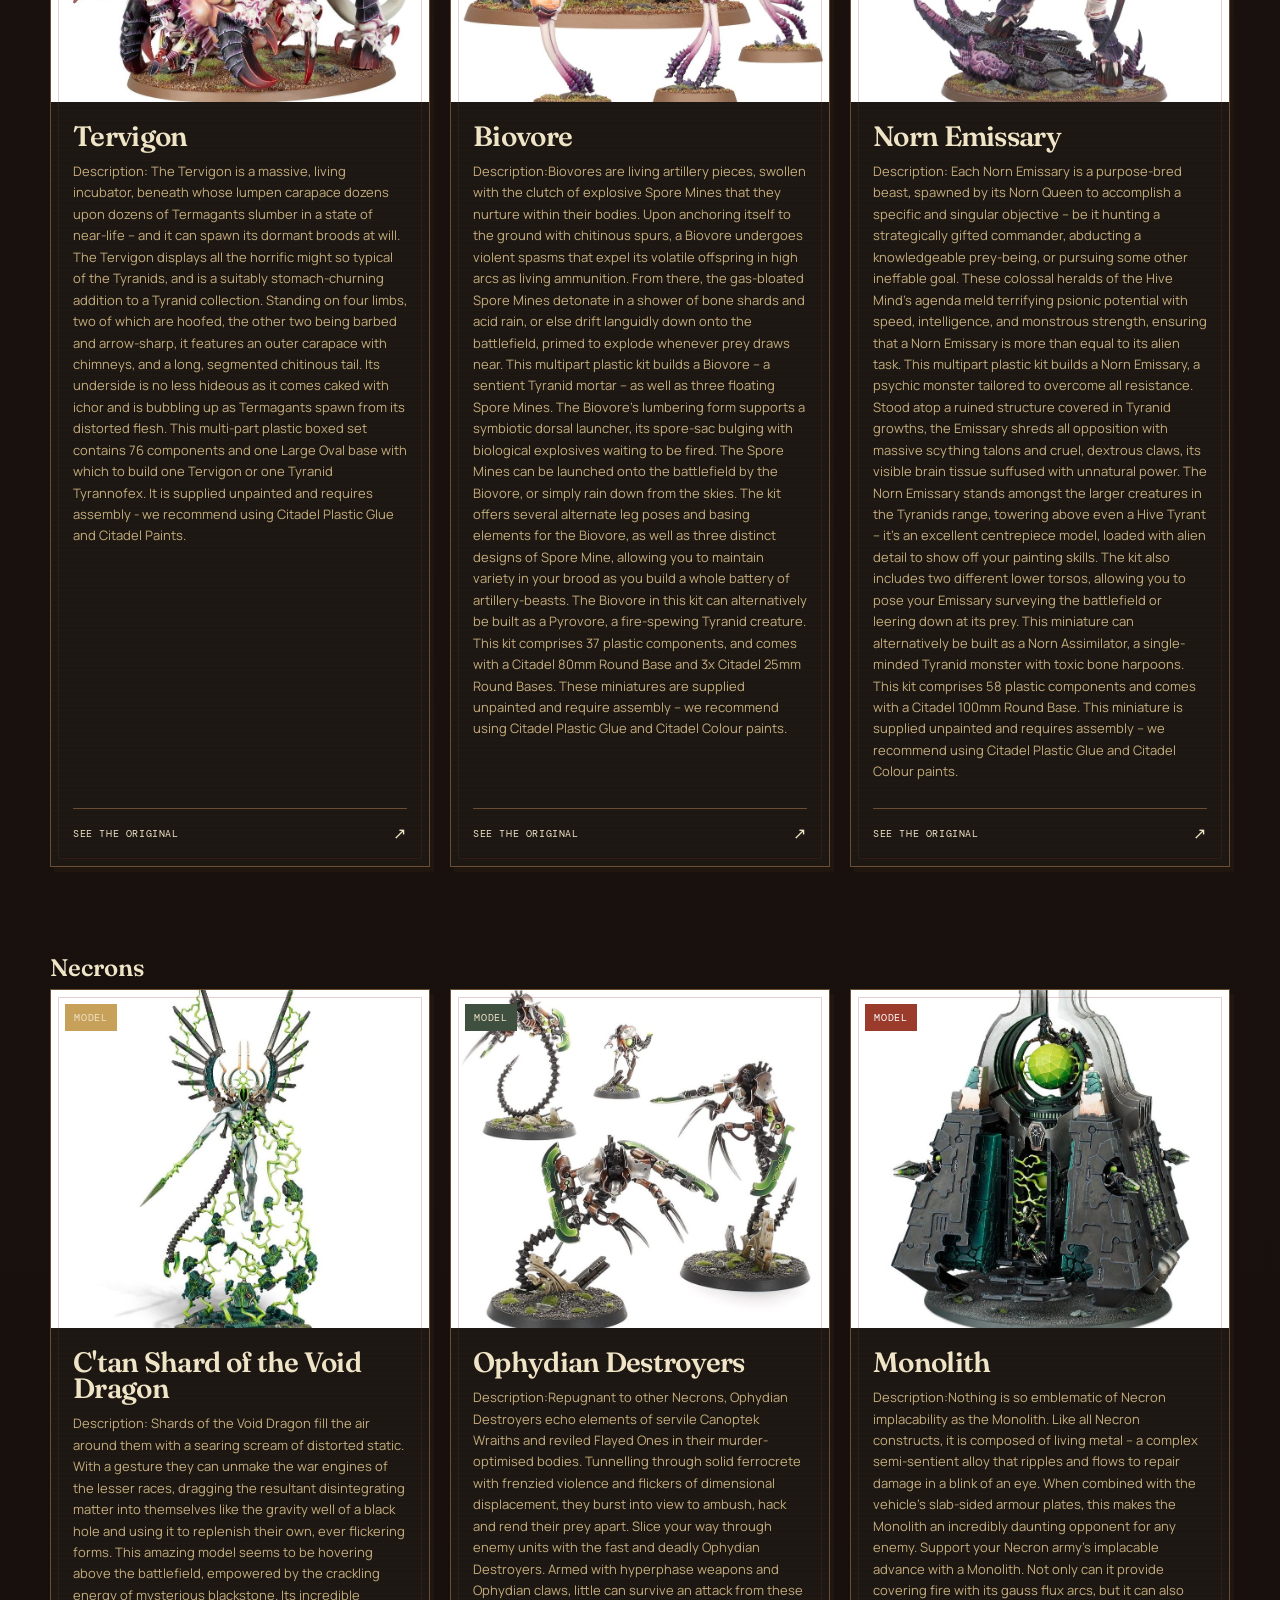
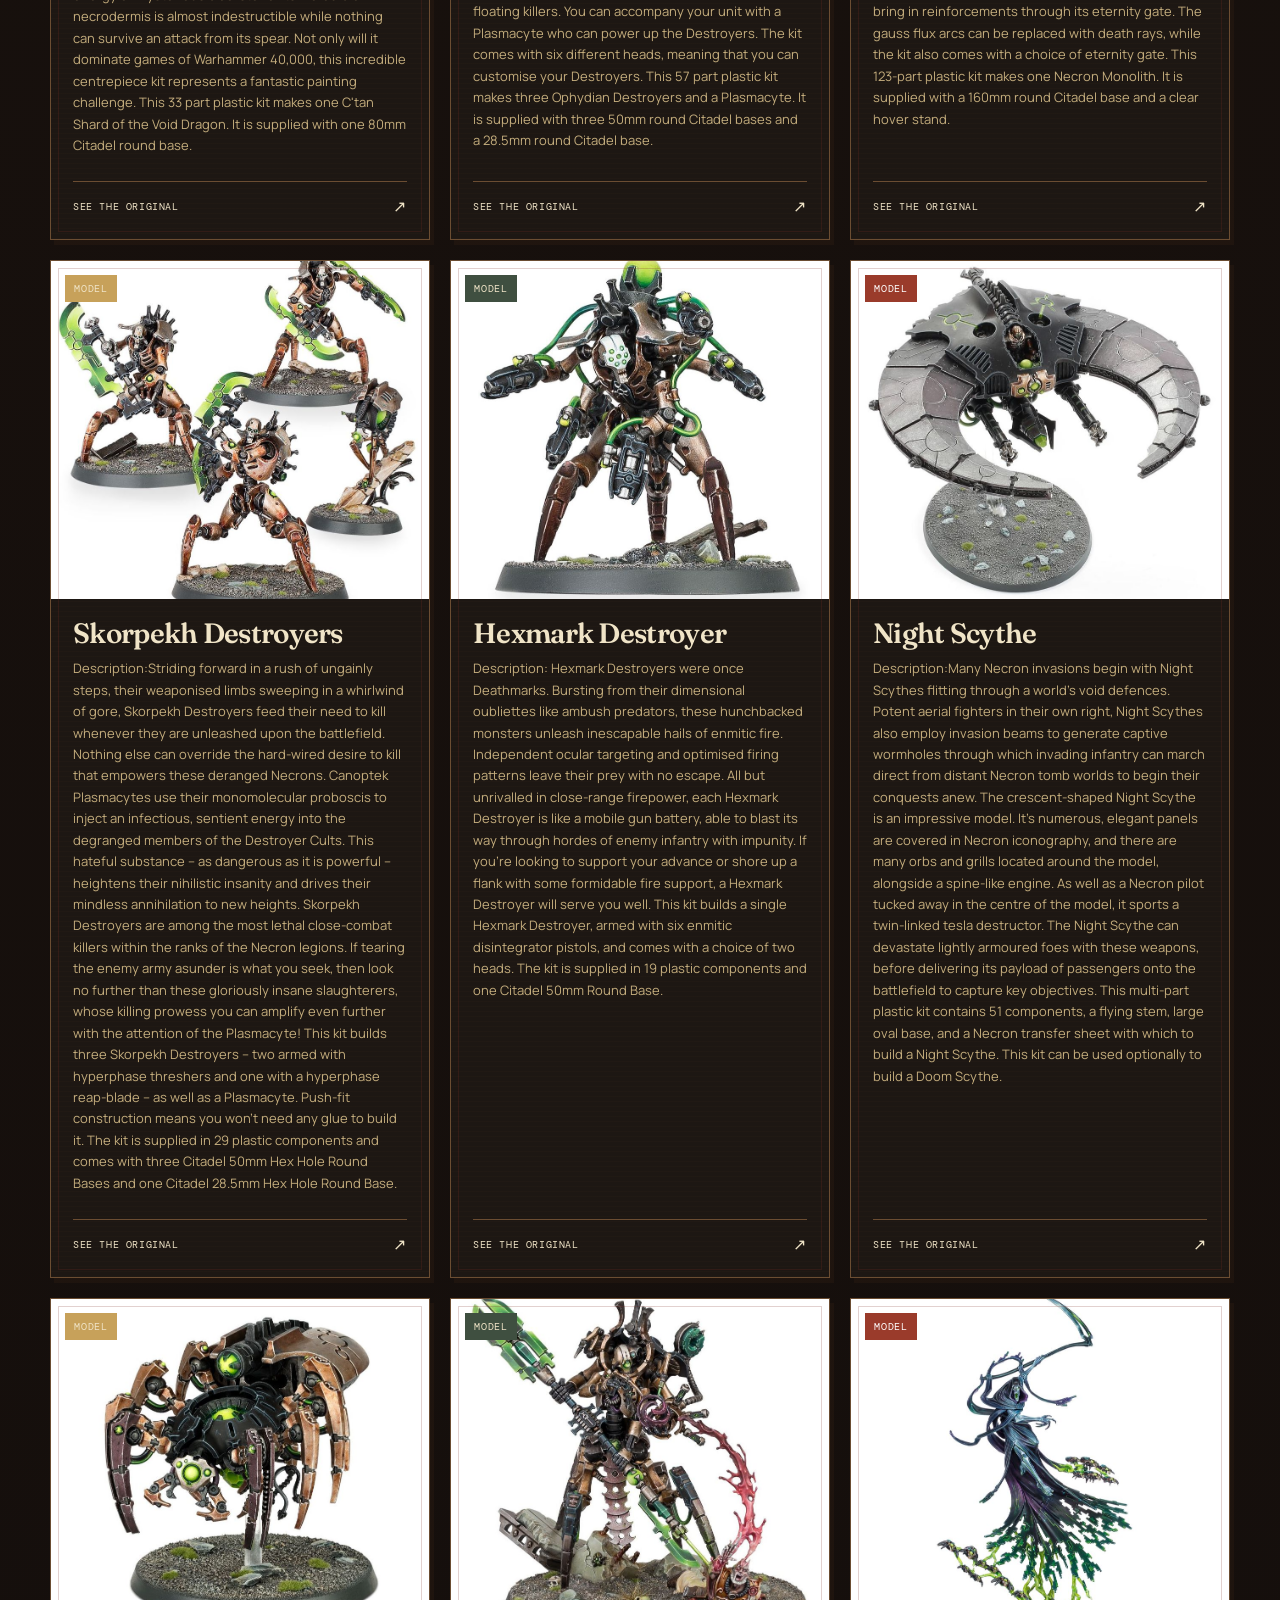
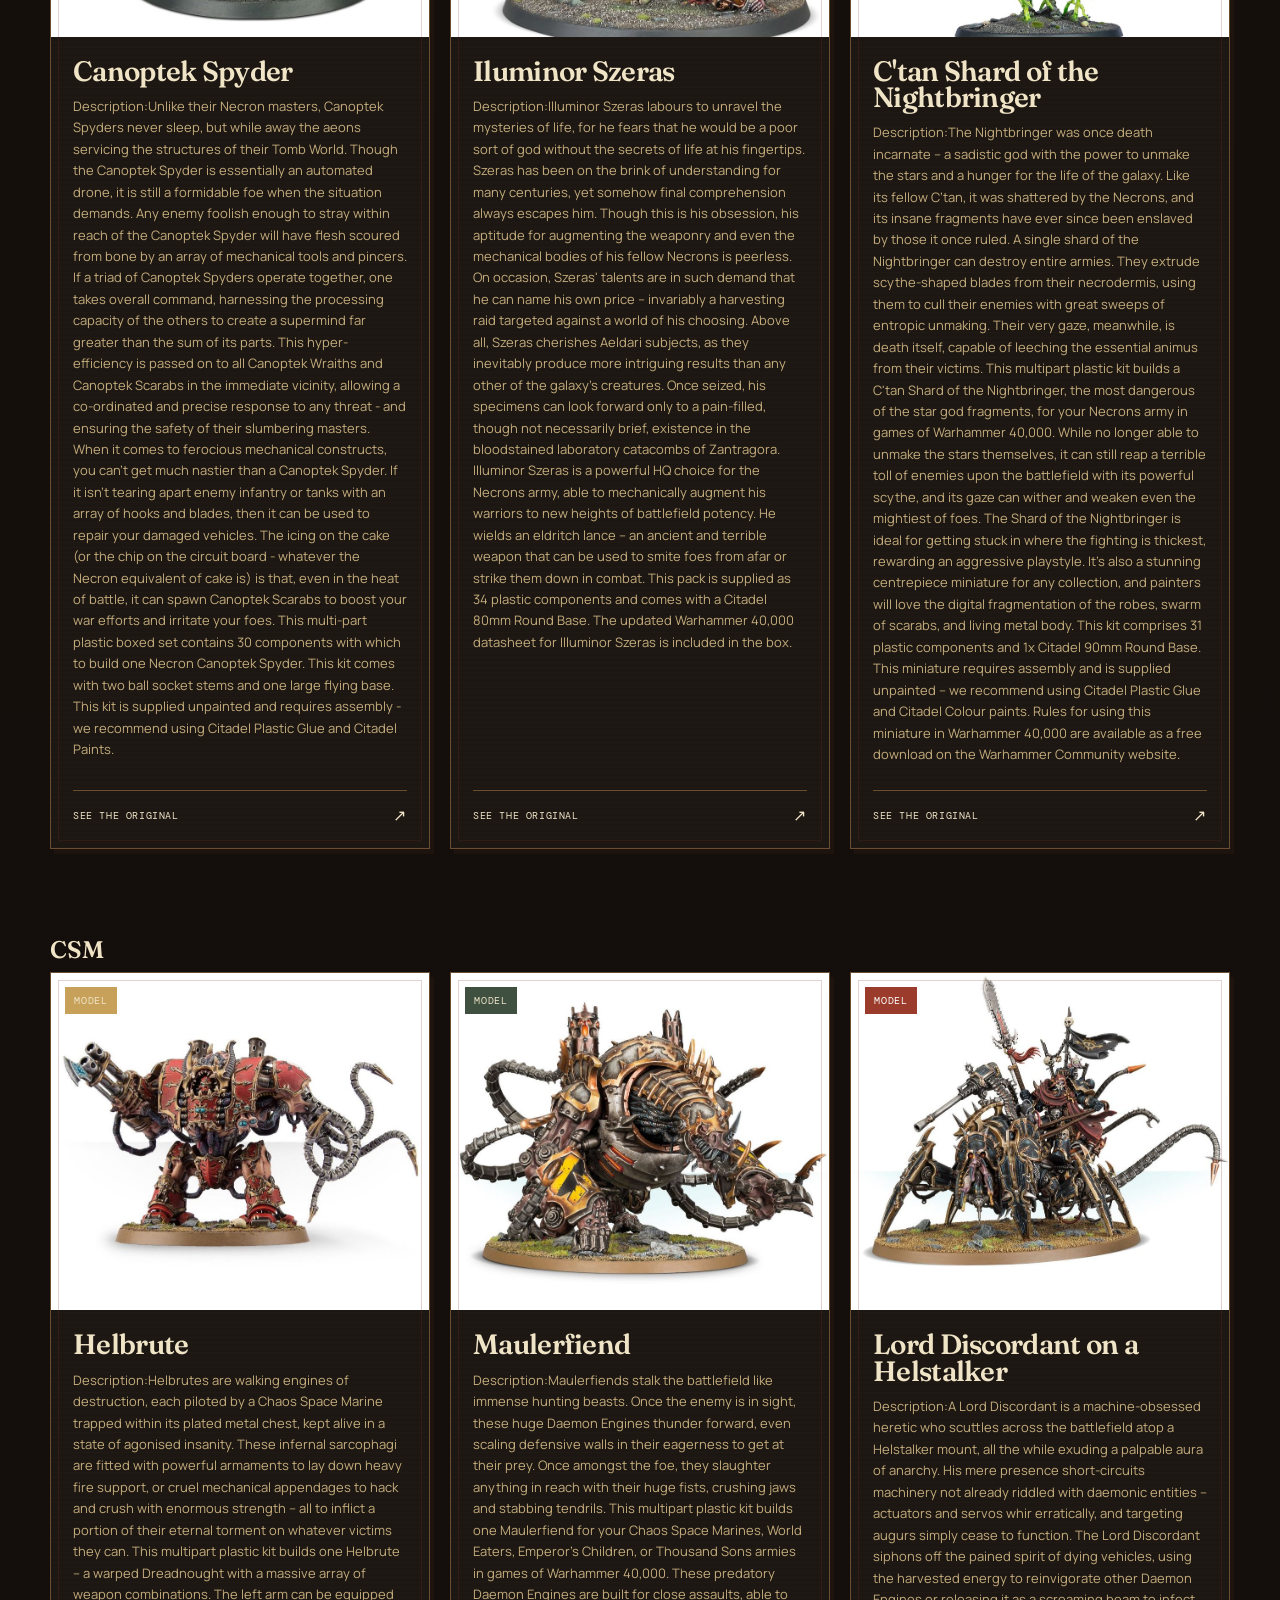
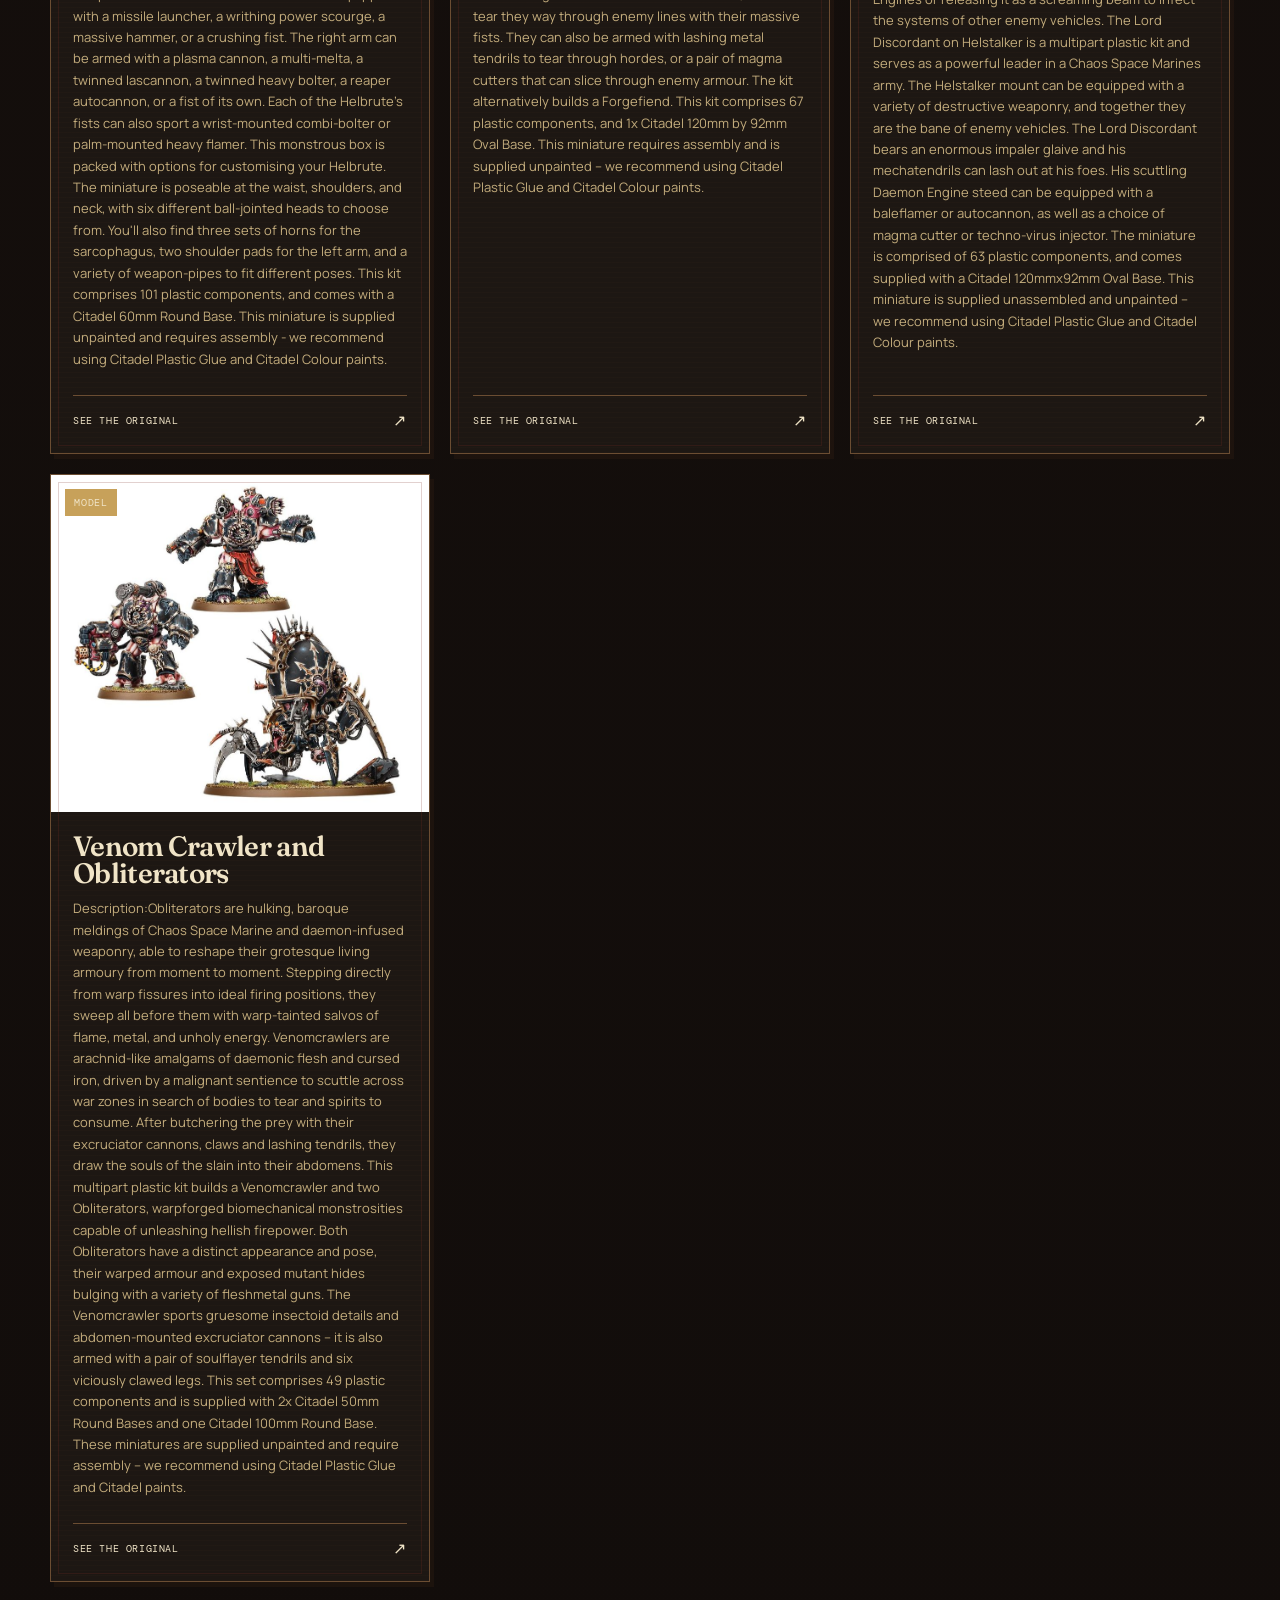
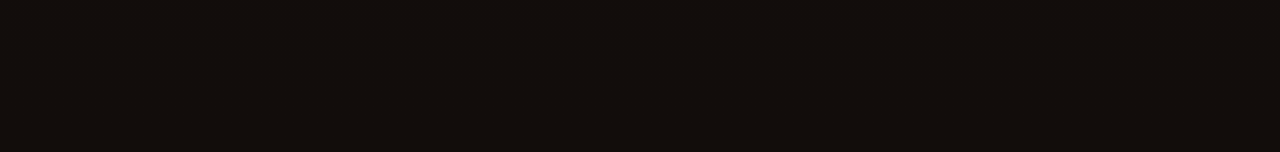
<file: Models.html>
<!DOCTYPE html>
<html lang="en">
<head>
  <meta charset="UTF-8">
  <meta name="viewport" content="width=device-width, initial-scale=1.0">
  <title>Models</title>
  <link rel="preconnect" href="https://fonts.googleapis.com">
  <link rel="preconnect" href="https://fonts.gstatic.com" crossorigin>
  <link href="https://fonts.googleapis.com/css2?family=DM+Mono:wght@400;500&family=Fraunces:opsz,wght@9..144,600;9..144,700&family=Manrope:wght@400;500;600;700&display=swap" rel="stylesheet">
  <link rel="stylesheet" href="styles.css">
</head>
<body>
  <header class="category-header">
    <a class="brand" href="index.html" aria-label="Back to That Which Kaz Desires home">
      <span class="brand-mark">K</span>
      <span>That Which Kaz Desires</span>
    </a>
    <a class="category-back" href="index.html">Back to home</a>
  </header>

  <main class="category-shell">
    <section class="category-intro" aria-labelledby="models-title">
      <p class="eyebrow">Category</p>
      <h1 id="models-title">Models</h1>
    </section>

    <nav class="category-nav model-subnav" aria-label="Model categories">
      <a class="category-button" href="#tyranids">Tyranids</a>
      <a class="category-button" href="#necrons">Necrons</a>
      <a class="category-button" href="#csm">CSM</a>
    </nav>

    <p class="disclaimer">
      <strong>Disclaimer:</strong> I do not expect any one person to spend well over 50$ on anything, especially the medieval or models items. Please only spend what you feel comfortable spending, or team up with someone else as a group gift. <a href="" style="color: var(--yellow);"></a>
    </p>

    <section class="faction-section" id="tyranids" aria-labelledby="tyranids-title">
      <h2 id="tyranids-title">Tyranids</h2>
      <div class="gift-grid" aria-label="Tyranids gift ideas">
        <article class="gift-card">
          <div class="gift-image">
            <img src="images/99120106019_TrygonNEW01.jpg" alt="Model template 1">
            <span class="gift-tag">Model</span>
          </div>
          <div class="gift-info">
            <h2>Trygon</h2>
            <p>Description:The Trygon is a colossal serpentine creature whose iron-hard carapace is proof against all but the heaviest of weapons and whose giant talons can scythe through even the most formidable battle-tank.

A ferocious model, even for Tyranids, the Trygon displays a number of horrific features, from its chitinous shell to the fleshy, skeletal underbody, through to its huge maw that’s rammed with teeth and the chimneys lining its backs. Its limbs possess sharp points, and the model is posed raised upon its immense tail in a cobra-like manner, making for a sinister addition to any </p>
            <a class="gift-link" href="https://www.warhammer.com/en-US/shop/Tyranid-Trygon">See the original <span aria-hidden="true">↗</span></a>
          </div>
        </article>
        <article class="gift-card">
          <div class="gift-image">
            <img src="images/99120106031_ScreamerKillerBrood01.jpg" alt="Model template 2">
            <span class="gift-tag">Model</span>
          </div>
          <div class="gift-info">
            <h2>Screamer-Killer Brood</h2>
            <p>Description:Carnifexes are living engines of destruction, towering monsters of unyielding armoured chitin and knotted alien muscle. These particular Carnifexes are known as Screamer-Killers, named for the terrifying ululating shriek that accompanies their deadly bio-plasma discharges. They're able to tear apart hapless enemies with huge sweeps of their scythe-shaped talons, and immolate any survivors with incandescent bolts of their bio-plasma.

This fantastic set contains 2 Carnifexes, to be assembled as the Screamer-Killer Brood. Each Carnifex comes with two pairs of scything talons, a pair </p>
            <a class="gift-link" href="https://www.warhammer.com/en-US/shop/Screamer-Killer-Brood-2017">See the original <span aria-hidden="true">↗</span></a>
          </div>
        </article>
        <article class="gift-card">
          <div class="gift-image">
            <img src="images/99120106056_ExocreneLead.jpg" alt="Model template 3">
            <span class="gift-tag">Model</span>
          </div>
          <div class="gift-info">
            <h2>Exocrene Lead</h2>
            <p>Description:Exocrines are feared for their ability to deal death from afar. The Exocrine is purely a means of transportation for the bio-plasmic cannon nested into its flesh, a giant weapon able to unleash a vast ball of roaring energy, or several focussed streams of death from its multiple barrels.

The Exocrine is armed with a massive bio-plasmic cannon that sits atop the creature’s body. It also comes with a pair of scything talons and has a unique head, and can be armed with a thresher scythe tail biomorph.

This plastic kit contains 47 components with which to make either a Haruspex or Exocrine.

This kit comes supplied unpainted and requires assembly - we recommend using Citadel Plastic Glue and Citadel Paints. </p>
            <a class="gift-link" href="https://www.warhammer.com/en-US/shop/Exocrene-Lead">See the original <span aria-hidden="true">↗</span></a>
          </div>
        </article>
        <article class="gift-card">
          <div class="gift-image">
            <img src="images/99120106054_TYRTyrannofexLeadALT.jpg" alt="Model template 4">
            <span class="gift-tag">Model</span>
          </div>
          <div class="gift-info">
            <h2>Tervigon</h2>
            <p>Description: The Tervigon is a massive, living incubator, beneath whose lumpen carapace dozens upon dozens of Termagants slumber in a state of near-life – and it can spawn its dormant broods at will.

The Tervigon displays all the horrific might so typical of the Tyranids, and is a suitably stomach-churning addition to a Tyranid collection. Standing on four limbs, two of which are hoofed, the other two being barbed and arrow-sharp, it features an outer carapace with chimneys, and a long, segmented chitinous tail. Its underside is no less hideous as it comes caked with ichor and is bubbling up as Termagants spawn from its distorted flesh.

This multi-part plastic boxed set contains 76 components and one Large Oval base with which to build one Tervigon or one Tyranid Tyrannofex.

It is supplied unpainted and requires assembly - we recommend using Citadel Plastic Glue and Citadel Paints. </p>
            <a class="gift-link" href="https://www.warhammer.com/en-US/shop/Tyranid-Tervigon">See the original <span aria-hidden="true">↗</span></a>
          </div>
        </article>
        <article class="gift-card">
          <div class="gift-image">
            <img src="images/99120106065_Biovore1.jpg" alt="Model template 5">
            <span class="gift-tag">Model</span>
          </div>
          <div class="gift-info">
            <h2>Biovore</h2>
            <p>Description:Biovores are living artillery pieces, swollen with the clutch of explosive Spore Mines that they nurture within their bodies. Upon anchoring itself to the ground with chitinous spurs, a Biovore undergoes violent spasms that expel its volatile offspring in high arcs as living ammunition. From there, the gas-bloated Spore Mines detonate in a shower of bone shards and acid rain, or else drift languidly down onto the battlefield, primed to explode whenever prey draws near.

This multipart plastic kit builds a Biovore – a sentient Tyranid mortar – as well as three floating Spore Mines. The Biovore's lumbering form supports a symbiotic dorsal launcher, its spore-sac bulging with biological explosives waiting to be fired. The Spore Mines can be launched onto the battlefield by the Biovore, or simply rain down from the skies. The kit offers several alternate leg poses and basing elements for the Biovore, as well as three distinct designs of Spore Mine, allowing you to maintain variety in your brood as you build a whole battery of artillery-beasts.

The Biovore in this kit can alternatively be built as a Pyrovore, a fire-spewing Tyranid creature.

This kit comprises 37 plastic components, and comes with a Citadel 80mm Round Base and 3x Citadel 25mm Round Bases. These miniatures are supplied unpainted and require assembly – we recommend using Citadel Plastic Glue and Citadel Colour paints. </p>
            <a class="gift-link" href="https://www.warhammer.com/en-US/shop/tyranids-biovore-2023">See the original <span aria-hidden="true">↗</span></a>
          </div>
        </article>
        <article class="gift-card">
          <div class="gift-image">
            <img src="images/99120106064_NornEmissary1.jpg" alt="Model template 6">
            <span class="gift-tag">Model</span>
          </div>
          <div class="gift-info">
            <h2>Norn Emissary</h2>
            <p>Description: Each Norn Emissary is a purpose-bred beast, spawned by its Norn Queen to accomplish a specific and singular objective – be it hunting a strategically gifted commander, abducting a knowledgeable prey-being, or pursuing some other ineffable goal. These colossal heralds of the Hive Mind's agenda meld terrifying psionic potential with speed, intelligence, and monstrous strength, ensuring that a Norn Emissary is more than equal to its alien task.

This multipart plastic kit builds a Norn Emissary, a psychic monster tailored to overcome all resistance. Stood atop a ruined structure covered in Tyranid growths, the Emissary shreds all opposition with massive scything talons and cruel, dextrous claws, its visible brain tissue suffused with unnatural power. The Norn Emissary stands amongst the larger creatures in the Tyranids range, towering above even a Hive Tyrant – it's an excellent centrepiece model, loaded with alien detail to show off your painting skills. The kit also includes two different lower torsos, allowing you to pose your Emissary surveying the battlefield or leering down at its prey.

This miniature can alternatively be built as a Norn Assimilator, a single-minded Tyranid monster with toxic bone harpoons.

This kit comprises 58 plastic components and comes with a Citadel 100mm Round Base. This miniature is supplied unpainted and requires assembly – we recommend using Citadel Plastic Glue and Citadel Colour paints. </p>
            <a class="gift-link" href="https://www.warhammer.com/en-US/shop/tyranids-norn-emissary-2023">See the original <span aria-hidden="true">↗</span></a>
          </div>
        </article>
      </div>
    </section>

    <section class="faction-section" id="necrons" aria-labelledby="necrons-title">
      <h2 id="necrons-title">Necrons</h2>
      <div class="gift-grid" aria-label="Necrons gift ideas">
        <article class="gift-card">
          <div class="gift-image">
            <img src="images/99120110054_CTanShardoftheVoidDragonLead.jpg" alt="Model template 7">
            <span class="gift-tag">Model</span>
          </div>
          <div class="gift-info">
            <h2>C'tan Shard of the Void Dragon</h2>
            <p>Description: Shards of the Void Dragon fill the air around them with a searing scream of distorted static. With a gesture they can unmake the war engines of the lesser races, dragging the resultant disintegrating matter into themselves like the gravity well of a black hole and using it to replenish their own, ever flickering forms.

This amazing model seems to be hovering above the battlefield, empowered by the crackling energy of mysterious blackstone. Its incredible necrodermis is almost indestructible while nothing can survive an attack from its spear. Not only will it dominate games of Warhammer 40,000, this incredible centrepiece kit represents a fantastic painting challenge.

This 33 part plastic kit makes one C'tan Shard of the Void Dragon. It is supplied with one 80mm Citadel round base. </p>
            <a class="gift-link" href="https://www.warhammer.com/en-US/shop/CTan-Shard-of-the-Void-Dragon-2020">See the original <span aria-hidden="true">↗</span></a>
          </div>
        </article>
        <article class="gift-card">
          <div class="gift-image">
            <img src="images/99120110053_NECOphydianDestroyersLead.jpg" alt="Model template 8">
            <span class="gift-tag">Model</span>
          </div>
          <div class="gift-info">
            <h2>Ophydian Destroyers</h2>
            <p>Description:Repugnant to other Necrons, Ophydian Destroyers echo elements of servile Canoptek Wraiths and reviled Flayed Ones in their murder-optimised bodies. Tunnelling through solid ferrocrete with frenzied violence and flickers of dimensional displacement, they burst into view to ambush, hack and rend their prey apart.

Slice your way through enemy units with the fast and deadly Ophydian Destroyers. Armed with hyperphase weapons and Ophydian claws, little can survive an attack from these floating killers. You can accompany your unit with a Plasmacyte who can power up the Destroyers. The kit comes with six different heads, meaning that you can customise your Destroyers.

This 57 part plastic kit makes three Ophydian Destroyers and a Plasmacyte. It is supplied with three 50mm round Citadel bases and a 28.5mm round Citadel base. </p>
            <a class="gift-link" href="https://www.warhammer.com/en-US/shop/Ophydian-Destroyers-2020">See the original <span aria-hidden="true">↗</span></a>
          </div>
        </article>
        <article class="gift-card">
          <div class="gift-image">
            <img src="images/99120110043_NECMonolithLead.jpg" alt="Model template 9">
            <span class="gift-tag">Model</span>
          </div>
          <div class="gift-info">
            <h2>Monolith</h2>
            <p>Description:Nothing is so emblematic of Necron implacability as the Monolith. Like all Necron constructs, it is composed of living metal – a complex semi-sentient alloy that ripples and flows to repair damage in a blink of an eye. When combined with the vehicle’s slab-sided armour plates, this makes the Monolith an incredibly daunting opponent for any enemy.

Support your Necron army's implacable advance with a Monolith. Not only can it provide covering fire with its gauss flux arcs, but it can also bring in reinforcements through its eternity gate. The gauss flux arcs can be replaced with death rays, while the kit also comes with a choice of eternity gate.

This 123-part plastic kit makes one Necron Monolith. It is supplied with a 160mm round Citadel base and a clear hover stand. </p>
            <a class="gift-link" href="https://www.warhammer.com/en-US/shop/Necron-Monolith-2020">See the original <span aria-hidden="true">↗</span></a>
          </div>
        </article>
        <article class="gift-card">
          <div class="gift-image">
            <img src="images/99120110051_SkorpekhDestroyersLead.jpg" alt="Model template 10">
            <span class="gift-tag">Model</span>
          </div>
          <div class="gift-info">
            <h2>Skorpekh Destroyers</h2>
            <p>Description:Striding forward in a rush of ungainly steps, their weaponised limbs sweeping in a whirlwind of gore, Skorpekh Destroyers feed their need to kill whenever they are unleashed upon the battlefield. Nothing else can override the hard-wired desire to kill that empowers these deranged Necrons.

Canoptek Plasmacytes use their monomolecular proboscis to inject an infectious, sentient energy into the degranged members of the Destroyer Cults. This hateful substance – as dangerous as it is powerful – heightens their nihilistic insanity and drives their mindless annihilation to new heights.

Skorpekh Destroyers are among the most lethal close-combat killers within the ranks of the Necron legions. If tearing the enemy army asunder is what you seek, then look no further than these gloriously insane slaughterers, whose killing prowess you can amplify even further with the attention of the Plasmacyte!

This kit builds three Skorpekh Destroyers – two armed with hyperphase threshers and one with a hyperphase reap-blade – as well as a Plasmacyte. Push-fit construction means you won't need any glue to build it. The kit is supplied in 29 plastic components and comes with three Citadel 50mm Hex Hole Round Bases and one Citadel 28.5mm Hex Hole Round Base. </p>
            <a class="gift-link" href="https://www.warhammer.com/en-US/shop/Skorpekh-Destroyers-2020">See the original <span aria-hidden="true">↗</span></a>
          </div>
        </article>
        <article class="gift-card">
          <div class="gift-image">
            <img src="images/99120110048_HexmarkDestroyerLead.jpg" alt="Model template 11">
            <span class="gift-tag">Model</span>
          </div>
          <div class="gift-info">
            <h2>Hexmark Destroyer</h2>
            <p>Description: Hexmark Destroyers were once Deathmarks. Bursting from their dimensional oubliettes like ambush predators, these hunchbacked monsters unleash inescapable hails of enmitic fire. Independent ocular targeting and optimised firing patterns leave their prey with no escape.

All but unrivalled in close-range firepower, each Hexmark Destroyer is like a mobile gun battery, able to blast its way through hordes of enemy infantry with impunity. If you're looking to support your advance or shore up a flank with some formidable fire support, a Hexmark Destroyer will serve you well.

This kit builds a single Hexmark Destroyer, armed with six enmitic disintegrator pistols, and comes with a choice of two heads. The kit is supplied in 19 plastic components and one Citadel 50mm Round Base.</p>
            <a class="gift-link" href="https://www.warhammer.com/en-US/shop/Hexmark-Destroyer-2020">See the original <span aria-hidden="true">↗</span></a>
          </div>
        </article>
        <article class="gift-card">
          <div class="gift-image">
            <img src="images/99120110065_DoomScytheLead.jpg" alt="Model template 12">
            <span class="gift-tag">Model</span>
          </div>
          <div class="gift-info">
            <h2>Night Scythe</h2>
            <p>Description:Many Necron invasions begin with Night Scythes flitting through a world’s void defences. Potent aerial fighters in their own right, Night Scythes also employ invasion beams to generate captive wormholes through which invading infantry can march direct from distant Necron tomb worlds to begin their conquests anew.

The crescent-shaped Night Scythe is an impressive model. It’s numerous, elegant panels are covered in Necron iconography, and there are many orbs and grills located around the model, alongside a spine-like engine. As well as a Necron pilot tucked away in the centre of the model, it sports a twin-linked tesla destructor. The Night Scythe can devastate lightly armoured foes with these weapons, before delivering its payload of passengers onto the battlefield to capture key objectives.

This multi-part plastic kit contains 51 components, a flying stem, large oval base, and a Necron transfer sheet with which to build a Night Scythe. This kit can be used optionally to build a Doom Scythe. </p>
            <a class="gift-link" href="https://www.warhammer.com/en-US/shop/Night-Scythe-2020">See the original <span aria-hidden="true">↗</span></a>
          </div>
        </article>
        <article class="gift-card">
          <div class="gift-image">
            <img src="images/99120110061_CanoptekSpyderLead.jpg" alt="Model template 13">
            <span class="gift-tag">Model</span>
          </div>
          <div class="gift-info">
            <h2>Canoptek Spyder</h2>
            <p>Description:Unlike their Necron masters, Canoptek Spyders never sleep, but while away the aeons servicing the structures of their Tomb World. Though the Canoptek Spyder is essentially an automated drone, it is still a formidable foe when the situation demands. Any enemy foolish enough to stray within reach of the Canoptek Spyder will have flesh scoured from bone by an array of mechanical tools and pincers. If a triad of Canoptek Spyders operate together, one takes overall command, harnessing the processing capacity of the others to create a supermind far greater than the sum of its parts. This hyper-efficiency is passed on to all Canoptek Wraiths and Canoptek Scarabs in the immediate vicinity, allowing a co-ordinated and precise response to any threat - and ensuring the safety of their slumbering masters.

When it comes to ferocious mechanical constructs, you can't get much nastier than a Canoptek Spyder. If it isn't tearing apart enemy infantry or tanks with an array of hooks and blades, then it can be used to repair your damaged vehicles. The icing on the cake (or the chip on the circuit board - whatever the Necron equivalent of cake is) is that, even in the heat of battle, it can spawn Canoptek Scarabs to boost your war efforts and irritate your foes.

This multi-part plastic boxed set contains 30 components with which to build one Necron Canoptek Spyder. This kit comes with two ball socket stems and one large flying base. This kit is supplied unpainted and requires assembly - we recommend using Citadel Plastic Glue and Citadel Paints. </p>
            <a class="gift-link" href="https://www.warhammer.com/en-US/shop/Canoptek-Spyder-2020">See the original <span aria-hidden="true">↗</span></a>
          </div>
        </article>
        <article class="gift-card">
          <div class="gift-image">
            <img src="images/99120110049_IlluminorSzerasLead.jpg" alt="Model template 14">
            <span class="gift-tag">Model</span>
          </div>
          <div class="gift-info">
            <h2>Iluminor Szeras</h2>
            <p>Description:Illuminor Szeras labours to unravel the mysteries of life, for he fears that he would be a poor sort of god without the secrets of life at his fingertips. Szeras has been on the brink of understanding for many centuries, yet somehow final comprehension always escapes him. Though this is his obsession, his aptitude for augmenting the weaponry and even the mechanical bodies of his fellow Necrons is peerless. On occasion, Szeras' talents are in such demand that he can name his own price – invariably a harvesting raid targeted against a world of his choosing. Above all, Szeras cherishes Aeldari subjects, as they inevitably produce more intriguing results than any other of the galaxy's creatures. Once seized, his specimens can look forward only to a pain-filled, though not necessarily brief, existence in the bloodstained laboratory catacombs of Zantragora.

Illuminor Szeras is a powerful HQ choice for the Necrons army, able to mechanically augment his warriors to new heights of battlefield potency. He wields an eldritch lance – an ancient and terrible weapon that can be used to smite foes from afar or strike them down in combat.

This pack is supplied as 34 plastic components and comes with a Citadel 80mm Round Base. The updated Warhammer 40,000 datasheet for Illuminor Szeras is included in the box.</p>
            <a class="gift-link" href="https://www.warhammer.com/en-US/shop/Illuminor-Szeras-2020">See the original <span aria-hidden="true">↗</span></a>
          </div>
        </article>
        <article class="gift-card">
          <div class="gift-image">
            <img src="images/99120110088_NecronsCtanShardOfTheNightbringer01.jpg" alt="Model template 15">
            <span class="gift-tag">Model</span>
          </div>
          <div class="gift-info">
            <h2>C'tan Shard of the Nightbringer</h2>
            <p>Description:The Nightbringer was once death incarnate – a sadistic god with the power to unmake the stars and a hunger for the life of the galaxy. Like its fellow C’tan, it was shattered by the Necrons, and its insane fragments have ever since been enslaved by those it once ruled. A single shard of the Nightbringer can destroy entire armies. They extrude scythe‑shaped blades from their necrodermis, using them to cull their enemies with great sweeps of entropic unmaking. Their very gaze, meanwhile, is death itself, capable of leeching the essential animus from their victims.

This multipart plastic kit builds a C'tan Shard of the Nightbringer, the most dangerous of the star god fragments, for your Necrons army in games of Warhammer 40,000. While no longer able to unmake the stars themselves, it can still reap a terrible toll of enemies upon the battlefield with its powerful scythe, and its gaze can wither and weaken even the mightiest of foes. The Shard of the Nightbringer is ideal for getting stuck in where the fighting is thickest, rewarding an aggressive playstyle. It’s also a stunning centrepiece miniature for any collection, and painters will love the digital fragmentation of the robes, swarm of scarabs, and living metal body.

This kit comprises 31 plastic components and 1x Citadel 90mm Round Base. This miniature requires assembly and is supplied unpainted – we recommend using Citadel Plastic Glue and Citadel Colour paints.

Rules for using this miniature in Warhammer 40,000 are available as a free download on the Warhammer Community website. </p>
            <a class="gift-link" href="https://www.warhammer.com/en-US/shop/C-tan-Shard-of-the-Nightbringer-2020">See the original <span aria-hidden="true">↗</span></a>
          </div>
        </article>
      </div>
    </section>

    <section class="faction-section" id="csm" aria-labelledby="csm-title">
      <h2 id="csm-title">CSM</h2>
      <div class="gift-grid" aria-label="Chaos Space Marines gift ideas">
        <article class="gift-card">
          <div class="gift-image">
            <img src="images/99120102043_CSMHelbrute01.jpg" alt="Model template 16">
            <span class="gift-tag">Model</span>
          </div>
          <div class="gift-info">
            <h2>Helbrute</h2>
            <p>Description:Helbrutes are walking engines of destruction, each piloted by a Chaos Space Marine trapped within its plated metal chest, kept alive in a state of agonised insanity. These infernal sarcophagi are fitted with powerful armaments to lay down heavy fire support, or cruel mechanical appendages to hack and crush with enormous strength – all to inflict a portion of their eternal torment on whatever victims they can.

This multipart plastic kit builds one Helbrute – a warped Dreadnought with a massive array of weapon combinations. The left arm can be equipped with a missile launcher, a writhing power scourge, a massive hammer, or a crushing fist. The right arm can be armed with a plasma cannon, a multi-melta, a twinned lascannon, a twinned heavy bolter, a reaper autocannon, or a fist of its own. Each of the Helbrute's fists can also sport a wrist-mounted combi-bolter or palm-mounted heavy flamer.

This monstrous box is packed with options for customising your Helbrute. The miniature is poseable at the waist, shoulders, and neck, with six different ball-jointed heads to choose from. You'll also find three sets of horns for the sarcophagus, two shoulder pads for the left arm, and a variety of weapon-pipes to fit different poses.

This kit comprises 101 plastic components, and comes with a Citadel 60mm Round Base. This miniature is supplied unpainted and requires assembly - we recommend using Citadel Plastic Glue and Citadel Colour paints. </p>
            <a class="gift-link" href="https://www.warhammer.com/en-US/shop/Helbrute-2020">See the original <span aria-hidden="true">↗</span></a>
          </div>
        </article>
        <article class="gift-card">
          <div class="gift-image">
            <img src="images/99120102089_CSMForgefiend02.jpg" alt="Model template 17">
            <span class="gift-tag">Model</span>
          </div>
          <div class="gift-info">
            <h2>Maulerfiend</h2>
            <p>Description:Maulerfiends stalk the battlefield like immense hunting beasts. Once the enemy is in sight, these huge Daemon Engines thunder forward, even scaling defensive walls in their eagerness to get at their prey. Once amongst the foe, they slaughter anything in reach with their huge fists, crushing jaws and stabbing tendrils.

This multipart plastic kit builds one Maulerfiend for your Chaos Space Marines, World Eaters, Emperor's Children, or Thousand Sons armies in games of Warhammer 40,000. These predatory Daemon Engines are built for close assaults, able to tear they way through enemy lines with their massive fists. They can also be armed with lashing metal tendrils to tear through hordes, or a pair of magma cutters that can slice through enemy armour. The kit alternatively builds a Forgefiend.

This kit comprises 67 plastic components, and 1x Citadel 120mm by 92mm Oval Base. This miniature requires assembly and is supplied unpainted – we recommend using Citadel Plastic Glue and Citadel Colour paints. </p>
            <a class="gift-link" href="https://www.warhammer.com/en-US/shop/Maulerfiend-2020">See the original <span aria-hidden="true">↗</span></a>
          </div>
        </article>
        <article class="gift-card">
          <div class="gift-image">
            <img src="images/99120102100_CSMVexMachinator01.jpg" alt="Model template 18">
            <span class="gift-tag">Model</span>
          </div>
          <div class="gift-info">
            <h2>Lord Discordant on a Helstalker</h2>
            <p>Description:A Lord Discordant is a machine-obsessed heretic who scuttles across the battlefield atop a Helstalker mount, all the while exuding a palpable aura of anarchy. His mere presence short-circuits machinery not already riddled with daemonic entities – actuators and servos whir erratically, and targeting augurs simply cease to function. The Lord Discordant siphons off the pained spirit of dying vehicles, using the harvested energy to reinvigorate other Daemon Engines or releasing it as a screaming beam to infect the systems of other enemy vehicles.

The Lord Discordant on Helstalker is a multipart plastic kit and serves as a powerful leader in a Chaos Space Marines army. The Helstalker mount can be equipped with a variety of destructive weaponry, and together they are the bane of enemy vehicles.

The Lord Discordant bears an enormous impaler glaive and his mechatendrils can lash out at his foes. His scuttling Daemon Engine steed can be equipped with a baleflamer or autocannon, as well as a choice of magma cutter or techno-virus injector.

The miniature is comprised of 63 plastic components, and comes supplied with a Citadel 120mmx92mm Oval Base.

This miniature is supplied unassembled and unpainted – we recommend using Citadel Plastic Glue and Citadel Colour paints. </p>
            <a class="gift-link" href="https://www.warhammer.com/en-US/shop/Chaos-Space-Marines-Vex-Machinator-2019">See the original <span aria-hidden="true">↗</span></a>
          </div>
        </article>
        <article class="gift-card">
          <div class="gift-image">
            <img src="images/99120102143_CSMWarpforgedLead.jpg" alt="Model template 19">
            <span class="gift-tag">Model</span>
          </div>
          <div class="gift-info">
            <h2>Venom Crawler and Obliterators</h2>
            <p>Description:Obliterators are hulking, baroque meldings of Chaos Space Marine and daemon-infused weaponry, able to reshape their grotesque living armoury from moment to moment. Stepping directly from warp fissures into ideal firing positions, they sweep all before them with warp-tainted salvos of flame, metal, and unholy energy.

Venomcrawlers are arachnid-like amalgams of daemonic flesh and cursed iron, driven by a malignant sentience to scuttle across war zones in search of bodies to tear and spirits to consume. After butchering the prey with their excruciator cannons, claws and lashing tendrils, they draw the souls of the slain into their abdomens.

This multipart plastic kit builds a Venomcrawler and two Obliterators, warpforged biomechanical monstrosities capable of unleashing hellish firepower. Both Obliterators have a distinct appearance and pose, their warped armour and exposed mutant hides bulging with a variety of fleshmetal guns. The Venomcrawler sports gruesome insectoid details and abdomen-mounted excruciator cannons – it is also armed with a pair of soulflayer tendrils and six viciously clawed legs.

This set comprises 49 plastic components and is supplied with 2x Citadel 50mm Round Bases and one Citadel 100mm Round Base. These miniatures are supplied unpainted and require assembly – we recommend using Citadel Plastic Glue and Citadel paints.</p>
            <a class="gift-link" href="https://www.warhammer.com/en-US/shop/chaos-space-marines-warpforged-venomcrawler-and-obliterators-2022">See the original <span aria-hidden="true">↗</span></a>
          </div>
        </article>
      </div>
    </section>
  </main>
</body>
</html>
</file>
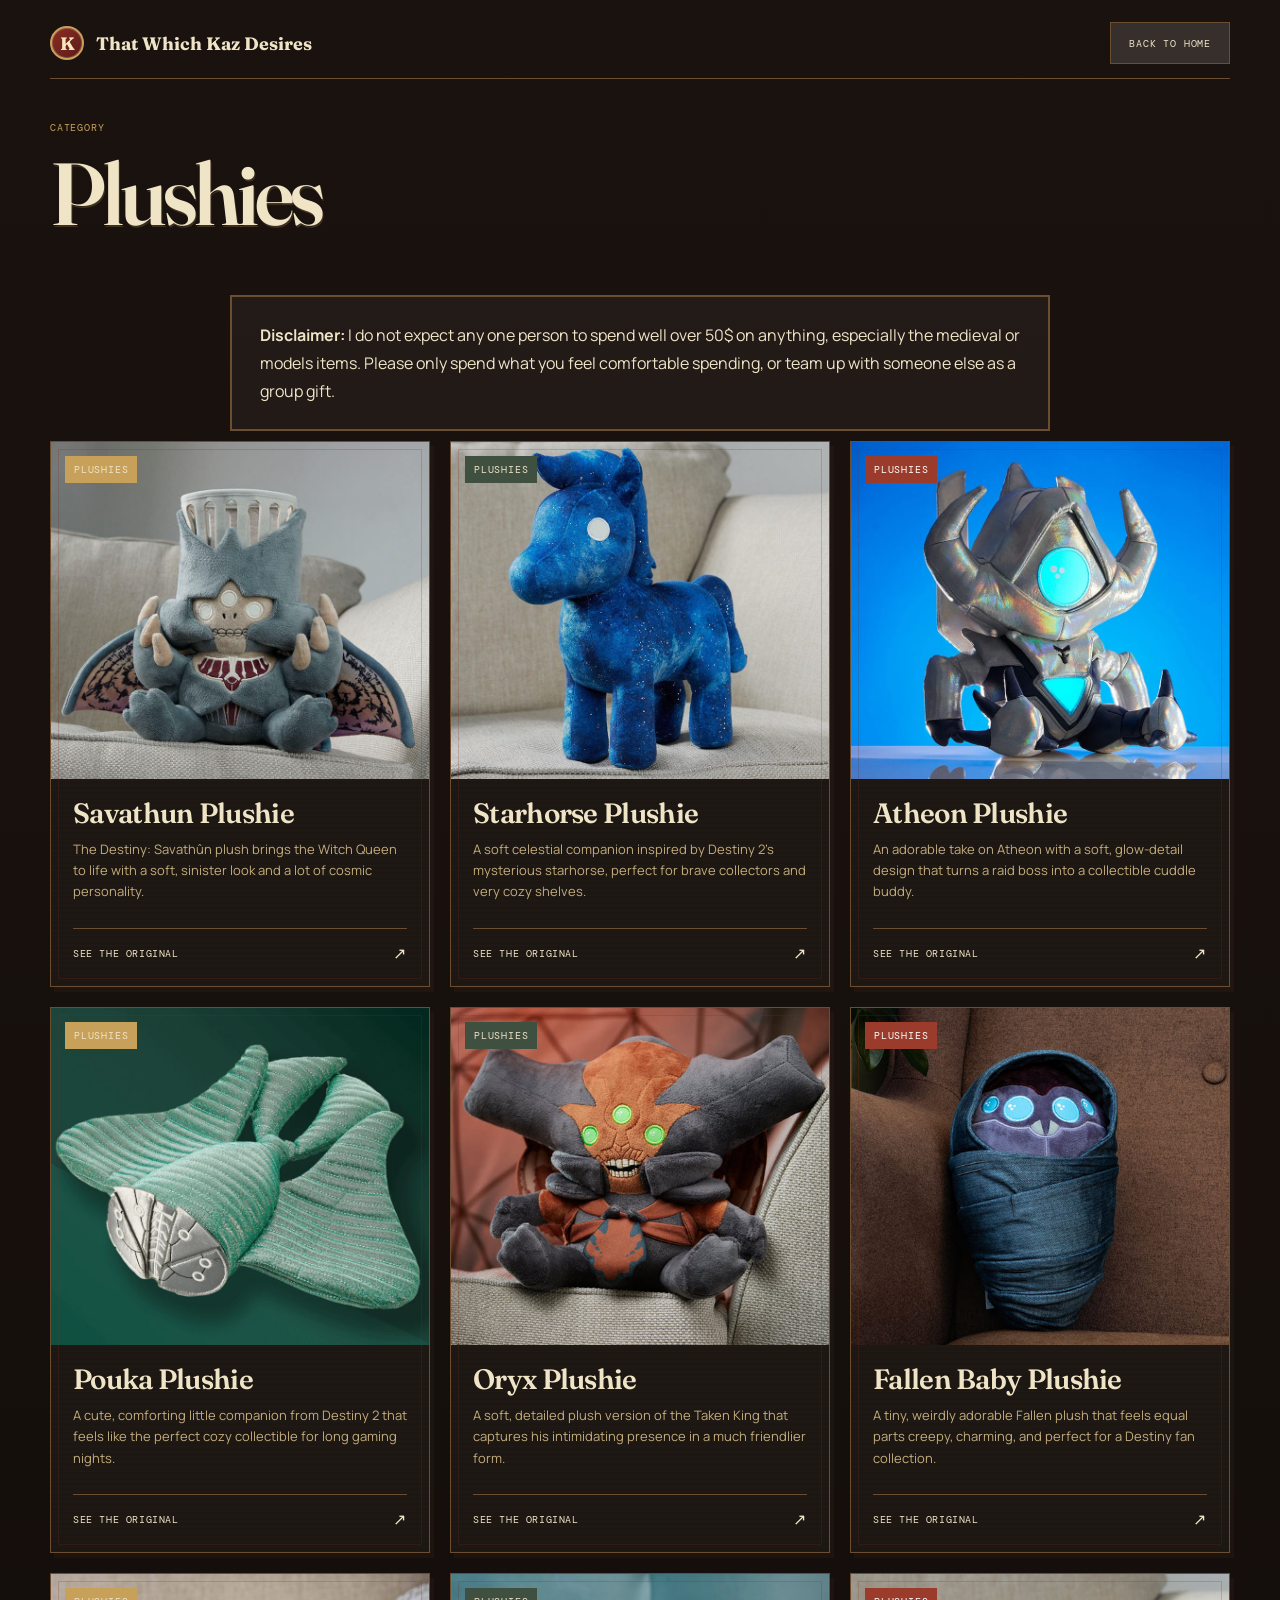
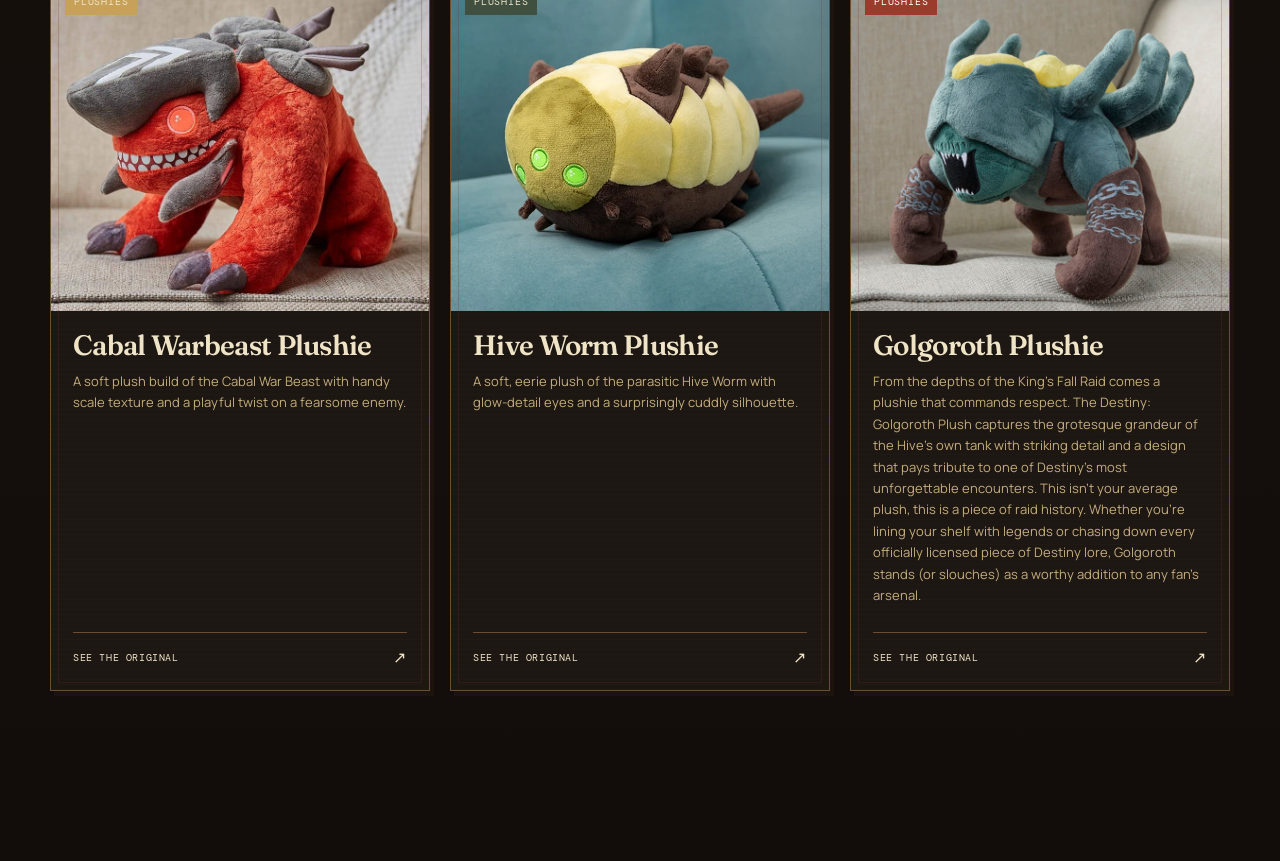
<file: Plushies.html>
<!DOCTYPE html>
<html lang="en">
<head>
  <meta charset="UTF-8">
  <meta name="viewport" content="width=device-width, initial-scale=1.0">
  <title>Plushies</title>
  <link rel="preconnect" href="https://fonts.googleapis.com">
  <link rel="preconnect" href="https://fonts.gstatic.com" crossorigin>
  <link href="https://fonts.googleapis.com/css2?family=DM+Mono:wght@400;500&family=Fraunces:opsz,wght@9..144,600;9..144,700&family=Manrope:wght@400;500;600;700&display=swap" rel="stylesheet">
  <link rel="stylesheet" href="styles.css">
</head>
<body>
  <header class="category-header">
    <a class="brand" href="index.html" aria-label="Back to That Which Kaz Desires home">
      <span class="brand-mark">K</span>
      <span>That Which Kaz Desires</span>
    </a>
    <a class="category-back" href="index.html">Back to home</a>
  </header>

  <main class="category-shell">
    <section class="category-intro" aria-labelledby="plushies-title">
      <p class="eyebrow">Category</p>
      <h1 id="plushies-title">Plushies</h1>
    </section>

    <p class="disclaimer">
      <strong>Disclaimer:</strong> I do not expect any one person to spend well over 50$ on anything, especially the medieval or models items. Please only spend what you feel comfortable spending, or team up with someone else as a group gift. <a href="" style="color: var(--yellow);"></a>
    </p>

    <section class="gift-grid" aria-label="Plushies gift ideas">
      <article class="gift-card">
        <div class="gift-image">
          <img src="images/Savathun_Destiny_Plushie_PL_1.jpg" alt="Savathun Plushie">
          <span class="gift-tag">Plushies</span>
        </div>
        <div class="gift-info">
          <h2>Savathun Plushie</h2>
          <p>The Destiny: Savathûn plush brings the Witch Queen to life with a soft, sinister look and a lot of cosmic personality.</p>
          <a class="gift-link" href="https://numskull.com/collections/destiny/products/destiny-plush-savathun-the-witch-queen">See the original <span aria-hidden="true">↗</span></a>
        </div>
      </article>

      <article class="gift-card">
        <div class="gift-image">
          <img src="images/Starhorse_Destiny2_Plush_PL_1.jpg" alt="Starhorse Plushie">
          <span class="gift-tag">Plushies</span>
        </div>
        <div class="gift-info">
          <h2>Starhorse Plushie</h2>
          <p>A soft celestial companion inspired by Destiny 2’s mysterious starhorse, perfect for brave collectors and very cozy shelves.</p>
          <a class="gift-link" href="https://numskull.com/collections/destiny/products/destiny-plush-starhorse">See the original <span aria-hidden="true">↗</span></a>
        </div>
      </article>

      <article class="gift-card">
        <div class="gift-image">
          <img src="images/Atheon_Destiny_Plush_PL_7.webp" alt="Atheon Plushie">
          <span class="gift-tag">Plushies</span>
        </div>
        <div class="gift-info">
          <h2>Atheon Plushie</h2>
          <p>An adorable take on Atheon with a soft, glow-detail design that turns a raid boss into a collectible cuddle buddy.</p>
          <a class="gift-link" href="https://numskull.com/collections/destiny/products/destiny-plush-atheon-time-s-conflux">See the original <span aria-hidden="true">↗</span></a>
        </div>
      </article>

      <article class="gift-card">
        <div class="gift-image">
          <img src="images/Pouka_Destiny_Plush_WB_2000x_3-ezgif.com-resize.webp" alt="Pouka Plushie">
          <span class="gift-tag">Plushies</span>
        </div>
        <div class="gift-info">
          <h2>Pouka Plushie</h2>
          <p>A cute, comforting little companion from Destiny 2 that feels like the perfect cozy collectible for long gaming nights.</p>
          <a class="gift-link" href="https://numskull.com/collections/destiny/products/destiny-plush-pouka">See the original <span aria-hidden="true">↗</span></a>
        </div>
      </article>

      <article class="gift-card">
        <div class="gift-image">
          <img src="images/Oryx_Destiny_Plush_PL_1.jpg" alt="Oryx Plushie">
          <span class="gift-tag">Plushies</span>
        </div>
        <div class="gift-info">
          <h2>Oryx Plushie</h2>
          <p>A soft, detailed plush version of the Taken King that captures his intimidating presence in a much friendlier form.</p>
          <a class="gift-link" href="https://numskull.com/collections/destiny/products/official-destiny-2-oryx-the-taken-king-plush">See the original <span aria-hidden="true">↗</span></a>
        </div>
      </article>

      <article class="gift-card">
        <div class="gift-image">
          <img src="images/fallen-baby-plush-destiny-1_bea4bcae-8929-4984-831c-d3f8827d6556.jpg" alt="Fallen Baby Plushie">
          <span class="gift-tag">Plushies</span>
        </div>
        <div class="gift-info">
          <h2>Fallen Baby Plushie</h2>
          <p>A tiny, weirdly adorable Fallen plush that feels equal parts creepy, charming, and perfect for a Destiny fan collection.</p>
          <a class="gift-link" href="https://numskull.com/collections/destiny/products/destiny-plush-fallen-baby">See the original <span aria-hidden="true">↗</span></a>
        </div>
      </article>

      <article class="gift-card">
        <div class="gift-image">
          <img src="images/CabalWarBeast_DestinyPlush_PL_1.jpg" alt="Cabal Warbeast Plushie">
          <span class="gift-tag">Plushies</span>
        </div>
        <div class="gift-info">
          <h2>Cabal Warbeast Plushie</h2>
          <p>A soft plush build of the Cabal War Beast with handy scale texture and a playful twist on a fearsome enemy.</p>
          <a class="gift-link" href="https://numskull.com/collections/destiny/products/destiny-cabal-war-beast-plushie">See the original <span aria-hidden="true">↗</span></a>
        </div>
      </article>

      <article class="gift-card">
        <div class="gift-image">
          <img src="images/hiveworm_plush_destiny_pl_1_834b174d-38b0-4e4e-88f2-afa43c43ca24.webp" alt="Hive Worm Plushie">
          <span class="gift-tag">Plushies</span>
        </div>
        <div class="gift-info">
          <h2>Hive Worm Plushie</h2>
          <p>A soft, eerie plush of the parasitic Hive Worm with glow-detail eyes and a surprisingly cuddly silhouette.</p>
          <a class="gift-link" href="https://numskull.com/collections/destiny/products/destiny-plush-hive-worm">See the original <span aria-hidden="true">↗</span></a>
        </div>
      </article>

      <article class="gift-card">
        <div class="gift-image">
          <img src="images/Golgoroth_Destiny_Plushie_PL_1.jpg" alt="Golgoroth Plushie">
          <span class="gift-tag">Plushies</span>
        </div>
        <div class="gift-info">
          <h2>Golgoroth Plushie</h2>
          <p>From the depths of the King’s Fall Raid comes a plushie that commands respect. 
            The Destiny: Golgoroth Plush captures the grotesque grandeur of the Hive’s own tank with striking detail and a design that pays tribute to one of Destiny’s most unforgettable encounters. 
            This isn't your average plush, this is a piece of raid history.
            Whether you're lining your shelf with legends or chasing down every officially licensed piece of Destiny lore, Golgoroth stands (or slouches) as a worthy addition to any fan's arsenal.</p>
          <a class="gift-link" href="https://numskull.com/collections/destiny/products/destiny-plush-golgoroth">See the original <span aria-hidden="true">↗</span></a>
        </div>
      </article>
    </section>
  </main>
</body>
</html>
</file>
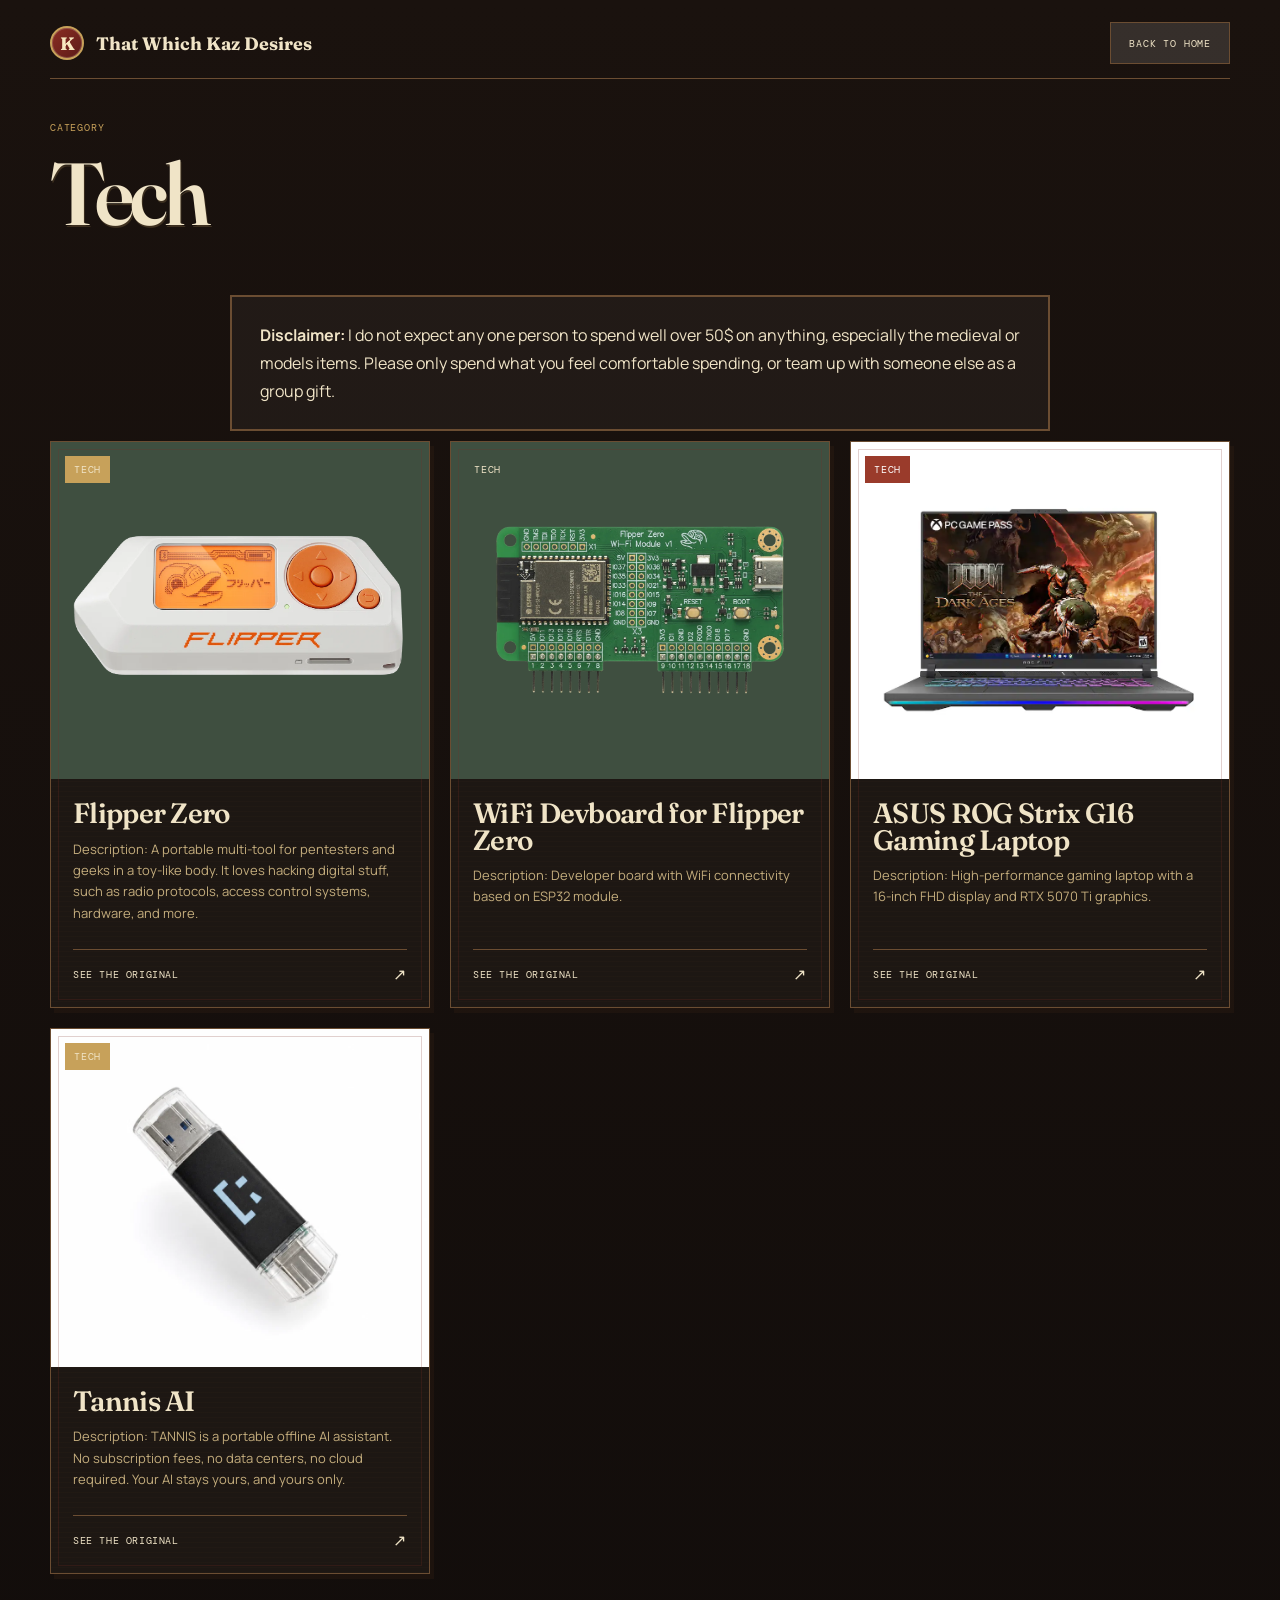
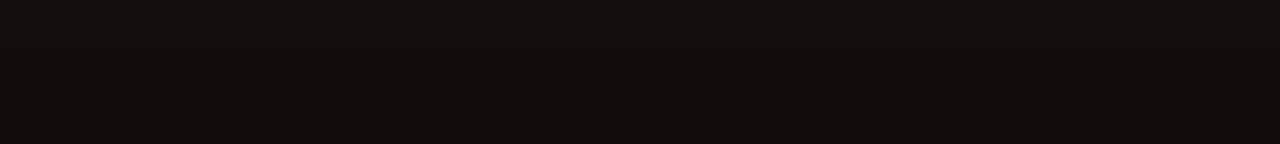
<file: Tech.html>
<!DOCTYPE html>
<html lang="en">
<head>
  <meta charset="UTF-8">
  <meta name="viewport" content="width=device-width, initial-scale=1.0">
  <title>Tech</title>
  <link rel="preconnect" href="https://fonts.googleapis.com">
  <link rel="preconnect" href="https://fonts.gstatic.com" crossorigin>
  <link href="https://fonts.googleapis.com/css2?family=DM+Mono:wght@400;500&family=Fraunces:opsz,wght@9..144,600;9..144,700&family=Manrope:wght@400;500;600;700&display=swap" rel="stylesheet">
  <link rel="stylesheet" href="styles.css">
</head>
<body>
  <header class="category-header">
    <a class="brand" href="index.html" aria-label="Back to That Which Kaz Desires home">
      <span class="brand-mark">K</span>
      <span>That Which Kaz Desires</span>
    </a>
    <a class="category-back" href="index.html">Back to home</a>
  </header>

  <main class="category-shell">
    <section class="category-intro" aria-labelledby="tech-title">
      <p class="eyebrow">Category</p>
      <h1 id="tech-title">Tech</h1>
    </section>

    <p class="disclaimer">
      <strong>Disclaimer:</strong> I do not expect any one person to spend well over 50$ on anything, especially the medieval or models items. Please only spend what you feel comfortable spending, or team up with someone else as a group gift. <a href="" style="color: var(--yellow);"></a>
    </p>

    <section class="gift-grid" aria-label="Tech gift ideas">
      <article class="gift-card">
        <div class="gift-image">
          <img src="images/product_flipper-zero_1.webp" alt="Tech item 1">
          <span class="gift-tag">Tech</span>
        </div>
        <div class="gift-info">
          <h2>Flipper Zero</h2>
          <p>Description: A portable multi-tool for pentesters and geeks in a toy-like body. 
            It loves hacking digital stuff, such as radio protocols, access control systems, hardware, and more.</p>
          <a class="gift-link" href="https://flipper.net/products/flipper-zero">See the original <span aria-hidden="true">↗</span></a>
        </div>
      </article>
      <article class="gift-card">
        <div class="gift-image">
          <img src="images/product_wifi-devboard_1.webp" alt="Tech item 2">
          <span class="gift-tag">Tech</span>
        </div>
        <div class="gift-info">
          <h2>WiFi Devboard for Flipper Zero</h2>
          <p>Description: Developer board with WiFi connectivity based on ESP32 module.</p>
          <a class="gift-link" href="https://flipper.net/products/flipper-zero-dev-board">See the original <span aria-hidden="true">↗</span></a>
        </div>
      </article>
      <article class="gift-card">
        <div class="gift-image">
          <img src="images/1e76c735-eea8-4fd5-9466-83dc5a1f8fa4.webp" alt="Tech item 3">
          <span class="gift-tag">Tech</span>
        </div>
        <div class="gift-info">
          <h2>ASUS ROG Strix G16 Gaming Laptop</h2>
          <p>Description: High-performance gaming laptop with a 16-inch FHD display and RTX 5070 Ti graphics.</p>
          <a class="gift-link" href="https://www.bestbuy.com/product/asus-rog-strix-g16-16-fhd-165hz-gaming-laptop-amd-ryzen-9-8940hx-16gb-memory-geforce-rtx-5070-ti-1tb-storage-eclipse-gray/JJGGLHJLTS/sku/6613956?utm_source=feed&extStoreId=530&ref=212&loc=GamingLaptops&gclsrc=aw.ds&gad_source=1&gad_campaignid=19976416269&gclid=CjwKCAjwzNTUBhAjEiwA7zcvWumXnxLeBmlPcDri8rg4E6UV_A3MPaO4Kt-REzLHKiPrXQOPgthFCxoCsMAQAvD_BwE">See the original <span aria-hidden="true">↗</span></a>
        </div>
      </article>
      <article class="gift-card">
        <div class="gift-image">
          <img src="images/PLUG_AND_PLAY_INTO_ANY_PC_LAPTOP_NEEDED_5.webp" alt="Tech item 4">
          <span class="gift-tag">Tech</span>
        </div>
        <div class="gift-info">
          <h2>Tannis AI</h2>
          <p>Description: TANNIS is a portable offline AI assistant. No subscription fees, no data centers, no cloud required. Your AI stays yours, and yours only.</p>
          <a class="gift-link" href="https://titangauntlets.com/products/t-a-n-n-i-s-ai-mrk-1">See the original <span aria-hidden="true">↗</span></a>
        </div>
      </article>
    </section>
  </main>
</body>
</html>
</file>
<file: styles.css>
:root {
  --ink: #f0e4c7;
  --muted: #c4ad7d;
  --paper: #120d0b;
  --card: #1d1713;
  --line: #6b4d32;
  --coral: #9a3b2b;
  --yellow: #c7a15a;
  --sage: #3f4f40;
  --serif: "Fraunces", Georgia, "Times New Roman", serif;
  --sans: "Manrope", Arial, sans-serif;
  --mono: "DM Mono", monospace;
}

* { box-sizing: border-box; }
html { scroll-behavior: smooth; }
body {
  margin: 0;
  background: linear-gradient(180deg, #1a120e 0%, #120d0b 100%);
  color: var(--ink);
  font-family: var(--sans);
}
body::before,
body::after {
  content: none;
}
button, input, textarea { font: inherit; }
button { cursor: pointer; }
.site-header, main, .site-footer { width: min(100% - 48px, 1180px); margin: 0 auto; }
.site-header { height: 86px; display: flex; align-items: center; justify-content: space-between; border-bottom: 1px solid var(--line); position: relative; }
.brand { color: var(--ink); display: flex; align-items: center; gap: 12px; text-decoration: none; font-family: var(--serif); font-size: 21px; font-weight: 700; }
.brand-mark { display: grid; place-items: center; width: 34px; height: 34px; background: linear-gradient(135deg, #8b2d23, #5b1a18); border: 2px solid var(--yellow); border-radius: 50%; color: #f7e7bf; font-size: 18px; box-shadow: inset 0 0 0 1px rgba(255,255,255,.18); }
.header-note, .eyebrow, .list-count, .gift-tag, .meta-label { font-family: var(--mono); text-transform: uppercase; letter-spacing: .08em; font-size: 10px; }
.header-note { color: var(--muted); }
.intro { min-height: 400px; display: flex; justify-content: space-between; align-items: center; padding-top: 55px; padding-bottom: 42px; position: relative; }
.eyebrow { margin: 0 0 18px; color: var(--yellow); }
h1, h2 { font-family: var(--serif); font-weight: 600; line-height: .94; margin: 0; }
h1 { font-size: clamp(64px, 10vw, 122px); letter-spacing: -.045em; text-shadow: 1px 2px 0 rgba(206, 171, 105, .2); }
h1 em { color: var(--yellow); font-style: normal; }
.intro-text { max-width: 440px; margin: 27px 0 0; color: var(--muted); font-size: 15px; line-height: 1.75; }
.intro-aside { align-self: flex-start; margin: 78px 50px 0 0; color: var(--ink); transform: rotate(7deg); }
.last-updated-box {
  display: inline-flex;
  flex-direction: column;
  gap: 4px;
  padding: 12px 16px;
  border: 1px solid var(--line);
  background: rgba(255, 255, 255, 0.04);
  box-shadow: 4px 5px 0 rgba(91, 57, 28, .15);
  margin-bottom: 18px;
}
.last-updated-label {
  font-family: var(--mono);
  font-size: 10px;
  letter-spacing: .1em;
  text-transform: uppercase;
  color: var(--muted);
}
#last-updated-date {
  font-family: var(--serif);
  font-size: clamp(26px, 2vw, 38px);
  line-height: 1;
  color: var(--ink);
}
.scribble { display: block; font-family: var(--serif); font-size: 20px; line-height: 1.1; }
.tiny-sparkle { color: var(--yellow); font-size: 47px; line-height: 1; margin: 18px 0 0 60px; }
.toolbar { display: flex; align-items: center; justify-content: space-between; padding: 20px 0; border-top: 1px solid var(--line); border-bottom: 1px solid var(--line); position: relative; }
.list-count { color: var(--muted); }
.list-count strong { color: var(--ink); font-size: 14px; margin-right: 4px; }
.category-nav { display: grid; grid-template-columns: repeat(3, minmax(0, 1fr)); gap: 18px; padding: 18px 0 8px; }
.category-button {
  display: flex;
  flex-direction: column;
  align-items: stretch;
  justify-content: space-between;
  border: 1px solid var(--line);
  background: rgba(255, 255, 255, .06);
  color: var(--ink);
  padding: 0;
  font-family: var(--mono);
  font-size: 17px;
  letter-spacing: .08em;
  text-transform: uppercase;
  text-decoration: none;
  transition: background .2s, border-color .2s, transform .2s;
  min-height: 210px;
  text-align: center;
  box-shadow: 4px 5px 0 rgba(91, 57, 28, .15);
  overflow: hidden;
}
.category-gallery {
  display: grid;
  grid-template-columns: repeat(2, minmax(0, 1fr));
  gap: 4px;
  padding: 6px;
  background: rgba(0, 0, 0, .15);
  flex: 1;
  aspect-ratio: 1.45 / 1;
}
.category-gallery img {
  display: block;
  width: 100%;
  height: 100%;
  aspect-ratio: 1 / 1;
  object-fit: cover;
  border: 1px solid rgba(255, 255, 255, .08);
}
.category-label {
  display: flex;
  align-items: center;
  justify-content: center;
  min-height: 52px;
  padding: 0 18px;
  font-size: 13px;
}
.category-button:hover, .category-button.is-active { background: linear-gradient(135deg, var(--coral), #5b1a18); color: #f8e9c6; border-color: var(--yellow); transform: translateY(-2px); box-shadow: 0 8px 18px rgba(0, 0, 0, .35); }
.model-subnav {
  display: grid;
  grid-template-columns: repeat(3, minmax(0, 1fr));
  gap: 14px;
  margin: 18px 0 8px;
}
.model-subnav .category-button {
  display: flex;
  align-items: center;
  justify-content: center;
  min-height: 54px;
  padding: 0 18px;
  text-align: center;
}
.gift-picker {
  margin: 26px 0 18px;
  padding: 28px 30px 24px;
  background: rgba(255, 255, 255, .04);
  border: 1px solid var(--line);
  box-shadow: 4px 5px 0 rgba(91, 57, 28, .15);
}
.picker-header h2 {
  margin-top: 10px;
  font-size: clamp(26px, 3vw, 42px);
}
.picker-controls {
  display: flex;
  flex-wrap: wrap;
  gap: 16px;
  align-items: end;
  margin-top: 20px;
}
.picker-controls label {
  display: flex;
  flex-direction: column;
  gap: 8px;
  font-family: var(--mono);
  font-size: 10px;
  letter-spacing: .08em;
  text-transform: uppercase;
  color: var(--muted);
}
.picker-controls select {
  min-width: min(220px, 100%);
  min-height: 46px;
  padding: 10px 14px;
  border: 1px solid var(--line);
  background: rgba(22, 18, 16, 0.9);
  color: #ffffff;
  font-size: 16px;
}
#random-gift-button {
  min-height: 46px;
  padding: 0 18px;
  border: 1px solid var(--yellow);
  background: linear-gradient(135deg, var(--coral), #5b1a18);
  color: #f8e9c6;
  font-family: var(--mono);
  letter-spacing: .08em;
  text-transform: uppercase;
  cursor: pointer;
}
.random-gift-result {
  margin-top: 18px;
  padding-top: 18px;
  border-top: 1px solid var(--line);
  font-size: 17px;
  line-height: 1.6;
  color: var(--ink);
}
.randomized-gift-card {
  display: grid;
  grid-template-columns: minmax(180px, 260px) minmax(0, 1fr);
  gap: 0;
  background: var(--card);
  border: 1px solid var(--line);
  box-shadow: 4px 5px 0 rgba(91, 57, 28, .15);
  overflow: hidden;
}
.randomized-gift-image {
  position: relative;
  min-height: 240px;
  background: var(--sage);
}
.randomized-gift-image img {
  display: block;
  width: 100%;
  height: 100%;
  object-fit: cover;
}
.randomized-gift-info {
  display: flex;
  flex-direction: column;
  justify-content: center;
  padding: 20px 22px 18px;
  background-image: repeating-linear-gradient(0deg, rgba(121, 79, 36, .04) 0 1px, transparent 1px 5px);
}
.randomized-gift-info strong {
  display: block;
  margin-bottom: 10px;
  color: var(--yellow);
  font-family: var(--mono);
  font-size: 10px;
  letter-spacing: .08em;
  text-transform: uppercase;
}
.randomized-gift-info h3 {
  margin: 0 0 8px;
  font-size: clamp(24px, 2vw, 34px);
  line-height: 1.1;
}
.randomized-gift-info p {
  margin: 0 0 12px;
  color: var(--muted);
  line-height: 1.6;
}
.picker-link {
  display: inline-flex;
  align-items: center;
  width: fit-content;
  color: var(--ink);
  text-decoration: none;
  border-bottom: 1px solid var(--yellow);
}
.category-page { scroll-margin-top: 20px; margin-bottom: 36px; }
.category-heading { margin: 0 0 18px; font-family: var(--serif); font-size: 32px; }
.category-items { display: grid; grid-template-columns: repeat(3, minmax(0, 1fr)); gap: 20px; }
.category-empty { padding: 24px 0; color: var(--muted); font-family: var(--mono); font-size: 11px; letter-spacing: .06em; text-transform: uppercase; }
.button { border: 0; padding: 13px 18px; font-size: 11px; font-weight: 700; letter-spacing: .01em; transition: transform .2s, background .2s; }
.button:hover { transform: translateY(-2px); }
.button-dark { background: var(--ink); color: #f8e9c6; border: 1px solid var(--yellow); }
.button-coral { background: var(--coral); color: #f8e9c6; border: 1px solid #5f211d; }
.category-shell { width: min(100% - 48px, 1180px); margin: 0 auto; padding-bottom: 80px; }
.category-header { width: min(100% - 48px, 1180px); margin: 0 auto; padding: 22px 0 14px; display: flex; align-items: center; justify-content: space-between; border-bottom: 1px solid var(--line); }
.category-header .brand { font-size: 18px; }
.category-back { display: inline-flex; align-items: center; justify-content: center; min-height: 42px; padding: 0 18px; border: 1px solid var(--line); background: rgba(255, 255, 255, .12); color: var(--ink); font-family: var(--mono); font-size: 10px; letter-spacing: .08em; text-transform: uppercase; text-decoration: none; transition: background .2s, border-color .2s, transform .2s; }
.category-back:hover { background: var(--coral); color: #f8e9c6; border-color: var(--coral); transform: translateY(-1px); }
.category-intro { padding: 42px 0 18px; }
.category-intro h1 { font-size: clamp(52px, 8vw, 88px); }
.gift-grid { display: grid; grid-template-columns: repeat(3, minmax(0, 1fr)); gap: 20px; padding: 10px 0 90px; }
.gift-card { display: flex; flex-direction: column; min-width: 0; background: var(--card); border: 1px solid var(--line); box-shadow: 4px 5px 0 rgba(91, 57, 28, .15); animation: rise .55s both; position: relative; }
.gift-card::before { content: ""; position: absolute; inset: 7px; border: 1px solid rgba(125, 48, 40, .22); pointer-events: none; z-index: 1; }
.gift-image { position: relative; aspect-ratio: 1.12 / 1; background: var(--sage); overflow: hidden; }
.gift-image--placeholder { display: grid; place-items: center; background: linear-gradient(135deg, rgba(125, 48, 40, .12), rgba(100, 120, 109, .5)); color: var(--ink); font-family: var(--mono); letter-spacing: .08em; text-transform: uppercase; font-size: 10px; }
.gift-image img { display: block; width: 100%; height: 100%; object-fit: cover; transition: transform .5s; }
.gift-card:hover .gift-image img { transform: scale(1.04); }
.gift-tag { position: absolute; top: 14px; left: 14px; background: var(--yellow); padding: 7px 9px; color: var(--ink); }
.gift-card:nth-child(3n + 2) .gift-tag { background: var(--sage); }
.gift-card:nth-child(3n) .gift-tag { background: var(--coral); color: white; }
.gift-info { display: flex; flex: 1; flex-direction: column; padding: 21px 22px 22px; background-image: repeating-linear-gradient(0deg, rgba(121, 79, 36, .04) 0 1px, transparent 1px 5px); }
.gift-info h2 { font-size: 28px; letter-spacing: -.025em; }
.gift-info p { color: var(--muted); font-size: 13px; line-height: 1.65; margin: 12px 0 25px; overflow-wrap: anywhere; }
.gift-link { display: flex; justify-content: space-between; align-items: center; margin-top: auto; padding-top: 14px; border-top: 1px solid var(--line); color: var(--ink); font-family: var(--mono); font-size: 10px; letter-spacing: .06em; text-decoration: none; text-transform: uppercase; }
.gift-link span { font-size: 16px; transition: transform .2s; }
.gift-link:hover span { transform: translate(3px, -3px); }
.delete-button { align-self: flex-end; background: none; border: 0; color: var(--muted); font-size: 18px; line-height: 1; margin: -5px -8px 0 0; padding: 5px 8px; }
.delete-button:hover { color: var(--coral); }
.add-panel { background: #3d3025; color: #f8e9c6; border: 1px solid var(--yellow); box-shadow: 5px 6px 0 rgba(91, 57, 28, .18); padding: 39px 42px 36px; margin: 0 0 90px; position: relative; }
.panel-heading { position: relative; }
.panel-heading .eyebrow { color: var(--yellow); }
.panel-heading h2 { font-size: 42px; }
.close-button { position: absolute; right: -7px; top: -12px; border: 0; background: none; color: white; font-size: 30px; font-weight: 300; }
form { margin-top: 30px; }
.form-fields { display: grid; grid-template-columns: 1fr 1.1fr; gap: 18px 30px; }
.form-fields > label:nth-child(2) { grid-row: span 2; }
.form-row { display: flex; gap: 18px; }
label { display: flex; flex: 1; flex-direction: column; gap: 8px; color: #b8b8ae; font-family: var(--mono); font-size: 10px; letter-spacing: .06em; text-transform: uppercase; }
input, textarea { border: 1px solid #55564f; border-radius: 0; background: transparent; color: white; outline: none; padding: 12px; font-family: var(--sans); font-size: 13px; resize: vertical; }
input:focus, textarea:focus { border-color: var(--yellow); }
input::placeholder, textarea::placeholder { color: #77786e; }
.form-footer { display: flex; justify-content: space-between; align-items: center; margin-top: 25px; padding-top: 18px; border-top: 1px solid #464740; }
.form-footer p { color: #8c8d83; font-size: 11px; }
.site-footer { display: flex; align-items: center; gap: 15px; flex-wrap: wrap; padding-top: 21px; padding-bottom: 28px; color: var(--muted); font-family: var(--mono); font-size: 9px; letter-spacing: .04em; text-transform: uppercase; }
.footer-line { width: 55px; height: 1px; background: var(--line); }
.last-updated { color: var(--muted); }
.disclaimer { max-width: 820px; margin: 42px auto 0; padding: 24px 28px; font-size: 16px; line-height: 1.75; color: var(--ink); border: 2px solid var(--line); background: rgba(255, 255, 255, .04); }
.disclaimer--printing-warning { font-weight: 700; text-transform: uppercase; }
@keyframes rise { from { opacity: 0; transform: translateY(12px); } to { opacity: 1; transform: translateY(0); } }
@media (max-width: 900px) {
  .category-nav { grid-template-columns: repeat(2, minmax(0, 1fr)); }
  .gift-grid { grid-template-columns: repeat(2, minmax(0, 1fr)); gap: 14px; }
  .gift-info { padding: 18px; }
  .gift-info h2 { font-size: 24px; }
}
@media (max-width: 760px) {
  .site-header, main, .site-footer, .category-header, .category-shell { width: min(100% - 40px, 1180px); }
  .site-header { min-height: 74px; height: auto; padding-top: 14px; padding-bottom: 14px; }
  .brand { font-size: 18px; }
  .header-note { display: none; }
  .intro { min-height: 390px; padding-top: 43px; }
  .intro-aside { margin: 28px 0 0 15px; }
  .scribble { font-size: 16px; }
  .tiny-sparkle { font-size: 32px; margin-left: 35px; }
  .toolbar { align-items: flex-start; flex-direction: column; gap: 17px; }
  .picker-controls { align-items: stretch; flex-direction: column; }
  .picker-controls label, .picker-controls select, #random-gift-button { width: 100%; }
  .add-panel { padding: 30px 22px; margin-bottom: 60px; }
  .form-fields { display: flex; flex-direction: column; }
  .form-row { flex-direction: column; }
  .category-header { gap: 16px; }
  .category-header .brand span:last-child { max-width: 15ch; }
  .category-back { padding: 0 12px; white-space: nowrap; }
  .category-intro { padding-top: 34px; }
  .disclaimer { padding: 20px; font-size: 15px; }
}
@media (max-width: 560px) {
  h1 { font-size: clamp(56px, 18vw, 76px); }
  .intro { align-items: flex-start; flex-direction: column; min-height: 0; padding-bottom: 48px; }
  .intro-aside { align-self: flex-end; margin-top: 34px; }
  .category-nav, .gift-grid { grid-template-columns: 1fr; }
  .category-button { min-height: 0; }
  .category-gallery { flex: none; width: 100%; aspect-ratio: 1 / 1; }
  .gift-grid { gap: 18px; }
  .gift-image { aspect-ratio: 1 / 1; }
  .gift-image img { object-fit: contain; background: var(--sage); }
  .gift-info h2 { font-size: 26px; }
  .gift-info p { font-size: 13px; }
  .button-dark { padding-left: 13px; padding-right: 13px; }
  .form-footer { align-items: flex-start; flex-direction: column; gap: 12px; }
}
</file>
